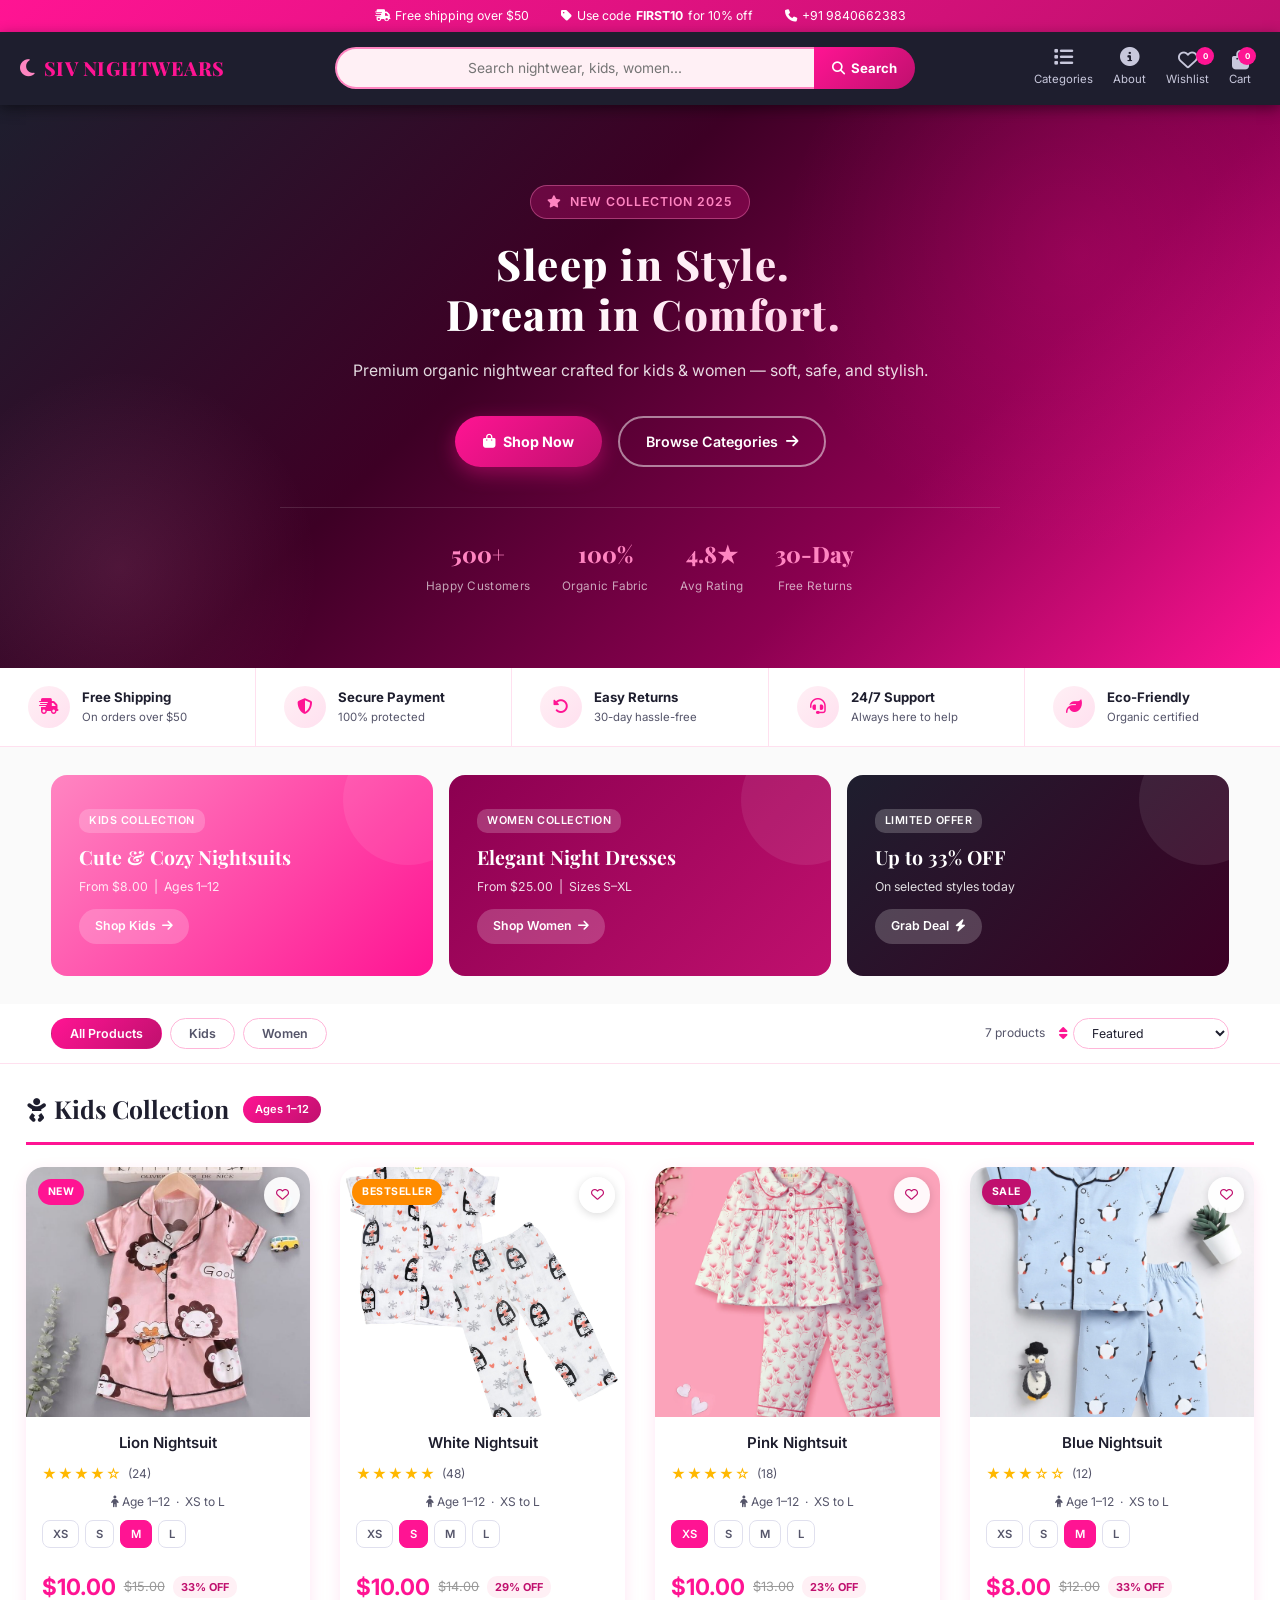
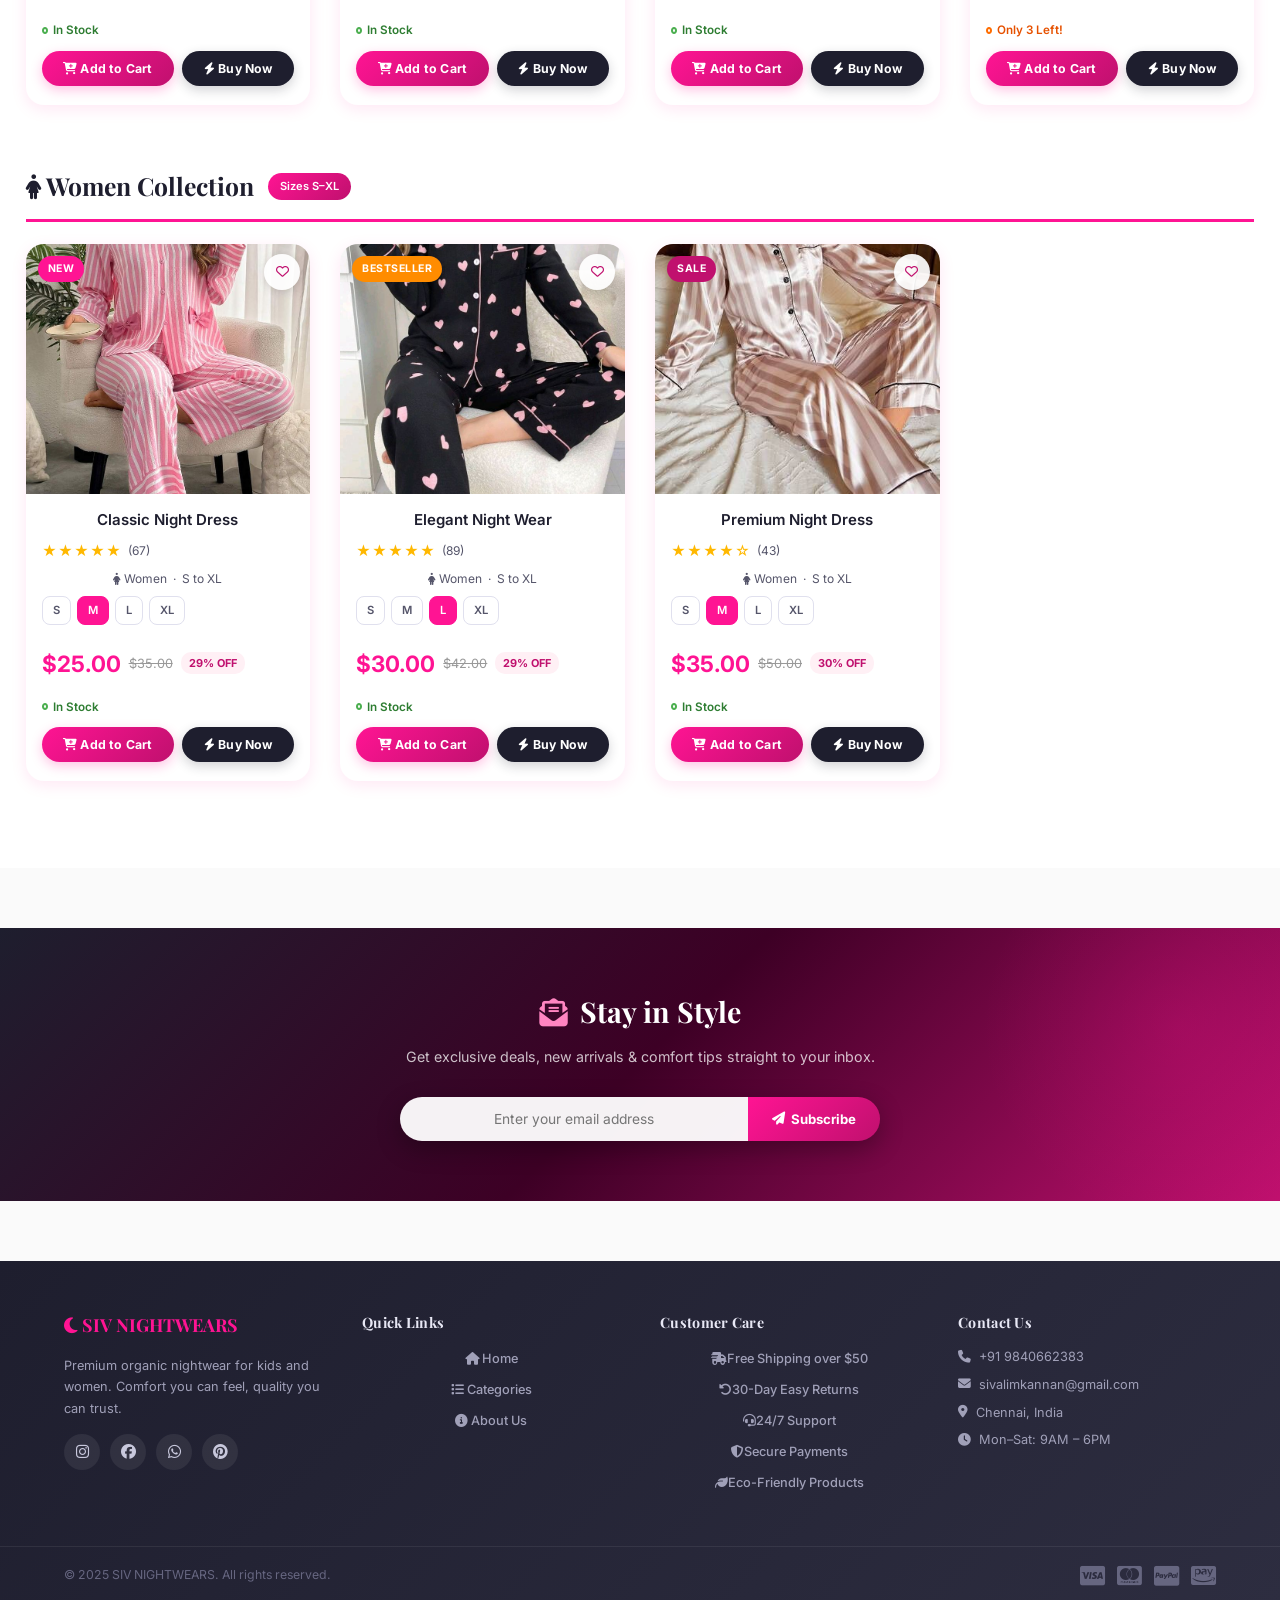
<file: index.html>
<!DOCTYPE html>
<html lang="en">
<head>
    <meta charset="UTF-8">
    <meta name="viewport" content="width=device-width, initial-scale=1.0">
    <meta name="description" content="SIV Nightwears - Premium organic nightwear for kids and women. Comfort meets style.">
    <title>SIV NIGHTWEARS | Premium Nightwear for Kids & Women</title>
    <link rel="preconnect" href="https://fonts.googleapis.com">
    <link rel="preconnect" href="https://fonts.gstatic.com" crossorigin>
    <link href="https://fonts.googleapis.com/css2?family=Playfair+Display:ital,wght@0,600;0,700;0,800;1,700&family=Inter:wght@300;400;500;600;700&display=swap" rel="stylesheet">
    <link rel="stylesheet" href="style.css">
    <link rel="stylesheet" href="https://cdnjs.cloudflare.com/ajax/libs/font-awesome/6.5.0/css/all.min.css" crossorigin="anonymous" />
</head>
<body>

<!-- ===== SITE HEADER ===== -->
<header class="site-header">
    <div class="top-bar">
        <span><i class="fa-solid fa-truck-fast"></i> Free shipping over $50</span>
        <span><i class="fa-solid fa-tag"></i> Use code <strong>FIRST10</strong> for 10% off</span>
        <span><i class="fa-solid fa-phone"></i> +91 9840662383</span>
    </div>
    <nav class="main-nav">
        <a href="index.html" class="nav-brand">
            <i class="fa-solid fa-moon"></i> SIV NIGHTWEARS
        </a>
        <div class="nav-search-bar">
            <input type="text" id="navSearchInput" placeholder="Search nightwear, kids, women...">
            <button id="navSearchBtn" class="search-submit-btn">
                <i class="fa-solid fa-magnifying-glass"></i> Search
            </button>
        </div>
        <div class="nav-actions">
            <button class="nav-icon-btn search-toggle-btn" id="searchToggle">
                <i class="fa-solid fa-magnifying-glass"></i><span>Search</span>
            </button>
            <a href="categories.html" class="nav-icon-btn">
                <i class="fa-solid fa-list"></i><span>Categories</span>
            </a>
            <a href="about.html" class="nav-icon-btn">
                <i class="fa-solid fa-circle-info"></i><span>About</span>
            </a>
            <button class="nav-icon-btn" onclick="toggleWishlistPanel()">
                <i class="fa-regular fa-heart"></i><span>Wishlist</span>
                <span class="cart-badge" id="wishlist-count">0</span>
            </button>
            <button class="nav-icon-btn cart-nav-btn" onclick="toggleCart()">
                <i class="fa-solid fa-bag-shopping"></i><span>Cart</span>
                <span class="cart-badge" id="cart-count">0</span>
            </button>
            <button class="hamburger" id="hamburger"><span></span><span></span><span></span></button>
        </div>
    </nav>
    <div class="mobile-search-bar" id="mobile-search-bar">
        <input type="text" id="mobileSearchInput" placeholder="Search nightwear...">
        <button id="mobileSearchBtn"><i class="fa-solid fa-magnifying-glass"></i> Search</button>
    </div>
    <div class="mobile-menu" id="nav-menu">
        <ul>
            <li><a href="index.html"><i class="fa-solid fa-house"></i> Home</a></li>
            <li><a href="categories.html"><i class="fa-solid fa-list"></i> Categories</a></li>
            <li><a href="about.html"><i class="fa-solid fa-circle-info"></i> About Us</a></li>
            <li onclick="toggleCart()"><i class="fa-solid fa-bag-shopping"></i> My Cart</li>
        </ul>
    </div>
</header>

<!-- ===== HERO SECTION ===== -->
<section class="hero-section">
    <div class="hero-content">
        <span class="hero-eyebrow"><i class="fa-solid fa-star"></i> New Collection 2025</span>
        <h1>Sleep in Style.<br>Dream in Comfort.</h1>
        <p>Premium organic nightwear crafted for kids &amp; women — soft, safe, and stylish.</p>
        <div class="hero-cta">
            <a href="#products" class="btn-primary"><i class="fa-solid fa-bag-shopping"></i> Shop Now</a>
            <a href="categories.html" class="btn-outline">Browse Categories <i class="fa-solid fa-arrow-right"></i></a>
        </div>
        <div class="hero-stats">
            <div class="hero-stat"><strong>500+</strong><span>Happy Customers</span></div>
            <div class="hero-stat"><strong>100%</strong><span>Organic Fabric</span></div>
            <div class="hero-stat"><strong>4.8★</strong><span>Avg Rating</span></div>
            <div class="hero-stat"><strong>30-Day</strong><span>Free Returns</span></div>
        </div>
    </div>
    <div class="hero-overlay"></div>
</section>

<!-- ===== TRUST BADGES ===== -->
<section class="trust-strip">
    <div class="trust-item">
        <div class="trust-icon"><i class="fa-solid fa-truck-fast"></i></div>
        <div class="trust-text"><strong>Free Shipping</strong><span>On orders over $50</span></div>
    </div>
    <div class="trust-item">
        <div class="trust-icon"><i class="fa-solid fa-shield-halved"></i></div>
        <div class="trust-text"><strong>Secure Payment</strong><span>100% protected</span></div>
    </div>
    <div class="trust-item">
        <div class="trust-icon"><i class="fa-solid fa-rotate-left"></i></div>
        <div class="trust-text"><strong>Easy Returns</strong><span>30-day hassle-free</span></div>
    </div>
    <div class="trust-item">
        <div class="trust-icon"><i class="fa-solid fa-headset"></i></div>
        <div class="trust-text"><strong>24/7 Support</strong><span>Always here to help</span></div>
    </div>
    <div class="trust-item">
        <div class="trust-icon"><i class="fa-solid fa-leaf"></i></div>
        <div class="trust-text"><strong>Eco-Friendly</strong><span>Organic certified</span></div>
    </div>
</section>

<!-- ===== PROMO BANNER ===== -->
<section class="promo-banner">
    <div class="promo-card promo-kids">
        <div class="promo-text">
            <span class="promo-tag">Kids Collection</span>
            <h3>Cute &amp; Cozy Nightsuits</h3>
            <p>From $8.00 &nbsp;|&nbsp; Ages 1–12</p>
            <a href="#kids-section" class="promo-link">Shop Kids <i class="fa-solid fa-arrow-right"></i></a>
        </div>
    </div>
    <div class="promo-card promo-women">
        <div class="promo-text">
            <span class="promo-tag">Women Collection</span>
            <h3>Elegant Night Dresses</h3>
            <p>From $25.00 &nbsp;|&nbsp; Sizes S–XL</p>
            <a href="#women-section" class="promo-link">Shop Women <i class="fa-solid fa-arrow-right"></i></a>
        </div>
    </div>
    <div class="promo-card promo-offer">
        <div class="promo-text">
            <span class="promo-tag">Limited Offer</span>
            <h3>Up to 33% OFF</h3>
            <p>On selected styles today</p>
            <a href="#products" class="promo-link">Grab Deal <i class="fa-solid fa-bolt"></i></a>
        </div>
    </div>
</section>

<!-- ===== FILTER & SORT BAR ===== -->
<section class="filter-bar-section" id="products">
    <div class="filter-bar">
        <div class="filter-pills">
            <button class="filter-pill active" data-filter="all">All Products</button>
            <button class="filter-pill" data-filter="kids">Kids</button>
            <button class="filter-pill" data-filter="women">Women</button>
        </div>
        <div class="filter-right">
            <span class="product-count" id="product-count">7 products</span>
            <div class="sort-wrap">
                <label><i class="fa-solid fa-sort"></i></label>
                <select id="sortSelect">
                    <option value="default">Featured</option>
                    <option value="price-low">Price: Low → High</option>
                    <option value="price-high">Price: High → Low</option>
                    <option value="rating">Highest Rated</option>
                    <option value="name">A → Z</option>
                </select>
            </div>
        </div>
    </div>
</section>

<!-- ===== PRODUCTS ===== -->
<main class="products-container" id="main-products">

    <!-- Kids Section -->
    <div class="category-section" id="kids-section">
        <div class="section-header">
            <h2><i class="fa-solid fa-baby"></i> Kids Collection</h2>
            <span class="section-badge">Ages 1–12</span>
        </div>
        <div class="products-grid" id="kids-products">

            <div class="product-card" data-search="lion nightsuit kids" data-category="kids" data-price="10" data-rating="4">
                <div class="product-image-wrap">
                    <span class="product-badge badge-new">New</span>
                    <button class="wishlist-btn" onclick="toggleWishlist(this, 'Lion Nightsuit')"><i class="fa-regular fa-heart"></i></button>
                    <img src="cubs dress/liondress.jfif.jfif" alt="Lion Nightsuit">
                    <div class="quick-view-overlay"><button onclick="addToCart('Lion Nightsuit',10,'cubs dress/liondress.jfif.jfif')"><i class="fa-solid fa-cart-plus"></i> Quick Add</button></div>
                </div>
                <div class="product-info">
                    <h3>Lion Nightsuit</h3>
                    <div class="product-rating"><span class="stars">★★★★☆</span><span class="review-count">(24)</span></div>
                    <p class="product-meta"><i class="fa-solid fa-child"></i> Age 1–12 &nbsp;·&nbsp; XS to L</p>
                    <div class="size-picker">
                        <span class="size-chip">XS</span><span class="size-chip">S</span>
                        <span class="size-chip active">M</span><span class="size-chip">L</span>
                    </div>
                    <div class="product-pricing">
                        <span class="price">$10.00</span>
                        <span class="original-price">$15.00</span>
                        <span class="discount-tag">33% OFF</span>
                    </div>
                    <p class="stock-status in-stock"><i class="fa-solid fa-circle-dot"></i> In Stock</p>
                    <div class="product-actions">
                        <button class="add-to-cart-btn" onclick="addToCart('Lion Nightsuit',10,'cubs dress/liondress.jfif.jfif')"><i class="fa-solid fa-cart-plus"></i> Add to Cart</button>
                        <button class="buy-now-btn" onclick="buyNow('Lion Nightsuit',10,'cubs dress/liondress.jfif.jfif')"><i class="fa-solid fa-bolt"></i> Buy Now</button>
                    </div>
                </div>
            </div>

            <div class="product-card" data-search="white nightsuit kids" data-category="kids" data-price="10" data-rating="5">
                <div class="product-image-wrap">
                    <span class="product-badge badge-bestseller">Bestseller</span>
                    <button class="wishlist-btn" onclick="toggleWishlist(this, 'White Nightsuit')"><i class="fa-regular fa-heart"></i></button>
                    <img src="cubs dress/whitedress.jpg" alt="White Nightsuit">
                    <div class="quick-view-overlay"><button onclick="addToCart('White Nightsuit',10,'cubs dress/whitedress.jpg')"><i class="fa-solid fa-cart-plus"></i> Quick Add</button></div>
                </div>
                <div class="product-info">
                    <h3>White Nightsuit</h3>
                    <div class="product-rating"><span class="stars">★★★★★</span><span class="review-count">(48)</span></div>
                    <p class="product-meta"><i class="fa-solid fa-child"></i> Age 1–12 &nbsp;·&nbsp; XS to L</p>
                    <div class="size-picker">
                        <span class="size-chip">XS</span><span class="size-chip active">S</span>
                        <span class="size-chip">M</span><span class="size-chip">L</span>
                    </div>
                    <div class="product-pricing">
                        <span class="price">$10.00</span>
                        <span class="original-price">$14.00</span>
                        <span class="discount-tag">29% OFF</span>
                    </div>
                    <p class="stock-status in-stock"><i class="fa-solid fa-circle-dot"></i> In Stock</p>
                    <div class="product-actions">
                        <button class="add-to-cart-btn" onclick="addToCart('White Nightsuit',10,'cubs dress/whitedress.jpg')"><i class="fa-solid fa-cart-plus"></i> Add to Cart</button>
                        <button class="buy-now-btn" onclick="buyNow('White Nightsuit',10,'cubs dress/whitedress.jpg')"><i class="fa-solid fa-bolt"></i> Buy Now</button>
                    </div>
                </div>
            </div>

            <div class="product-card" data-search="pink nightsuit kids" data-category="kids" data-price="10" data-rating="4">
                <div class="product-image-wrap">
                    <button class="wishlist-btn" onclick="toggleWishlist(this, 'Pink Nightsuit')"><i class="fa-regular fa-heart"></i></button>
                    <img src="cubs dress/pinkdress.jpg" alt="Pink Nightsuit">
                    <div class="quick-view-overlay"><button onclick="addToCart('Pink Nightsuit',10,'cubs dress/pinkdress.jpg')"><i class="fa-solid fa-cart-plus"></i> Quick Add</button></div>
                </div>
                <div class="product-info">
                    <h3>Pink Nightsuit</h3>
                    <div class="product-rating"><span class="stars">★★★★☆</span><span class="review-count">(18)</span></div>
                    <p class="product-meta"><i class="fa-solid fa-child"></i> Age 1–12 &nbsp;·&nbsp; XS to L</p>
                    <div class="size-picker">
                        <span class="size-chip active">XS</span><span class="size-chip">S</span>
                        <span class="size-chip">M</span><span class="size-chip">L</span>
                    </div>
                    <div class="product-pricing">
                        <span class="price">$10.00</span>
                        <span class="original-price">$13.00</span>
                        <span class="discount-tag">23% OFF</span>
                    </div>
                    <p class="stock-status in-stock"><i class="fa-solid fa-circle-dot"></i> In Stock</p>
                    <div class="product-actions">
                        <button class="add-to-cart-btn" onclick="addToCart('Pink Nightsuit',10,'cubs dress/pinkdress.jpg')"><i class="fa-solid fa-cart-plus"></i> Add to Cart</button>
                        <button class="buy-now-btn" onclick="buyNow('Pink Nightsuit',10,'cubs dress/pinkdress.jpg')"><i class="fa-solid fa-bolt"></i> Buy Now</button>
                    </div>
                </div>
            </div>

            <div class="product-card" data-search="blue nightsuit kids" data-category="kids" data-price="8" data-rating="3">
                <div class="product-image-wrap">
                    <span class="product-badge badge-sale">Sale</span>
                    <button class="wishlist-btn" onclick="toggleWishlist(this, 'Blue Nightsuit')"><i class="fa-regular fa-heart"></i></button>
                    <img src="cubs dress/bluedress.jpg" alt="Blue Nightsuit">
                    <div class="quick-view-overlay"><button onclick="addToCart('Blue Nightsuit',8,'cubs dress/bluedress.jpg')"><i class="fa-solid fa-cart-plus"></i> Quick Add</button></div>
                </div>
                <div class="product-info">
                    <h3>Blue Nightsuit</h3>
                    <div class="product-rating"><span class="stars">★★★☆☆</span><span class="review-count">(12)</span></div>
                    <p class="product-meta"><i class="fa-solid fa-child"></i> Age 1–12 &nbsp;·&nbsp; XS to L</p>
                    <div class="size-picker">
                        <span class="size-chip">XS</span><span class="size-chip">S</span>
                        <span class="size-chip active">M</span><span class="size-chip">L</span>
                    </div>
                    <div class="product-pricing">
                        <span class="price">$8.00</span>
                        <span class="original-price">$12.00</span>
                        <span class="discount-tag">33% OFF</span>
                    </div>
                    <p class="stock-status low-stock"><i class="fa-solid fa-circle-dot"></i> Only 3 Left!</p>
                    <div class="product-actions">
                        <button class="add-to-cart-btn" onclick="addToCart('Blue Nightsuit',8,'cubs dress/bluedress.jpg')"><i class="fa-solid fa-cart-plus"></i> Add to Cart</button>
                        <button class="buy-now-btn" onclick="buyNow('Blue Nightsuit',8,'cubs dress/bluedress.jpg')"><i class="fa-solid fa-bolt"></i> Buy Now</button>
                    </div>
                </div>
            </div>

        </div>
    </div>

    <!-- Women Section -->
    <div class="category-section" id="women-section">
        <div class="section-header">
            <h2><i class="fa-solid fa-person-dress"></i> Women Collection</h2>
            <span class="section-badge">Sizes S–XL</span>
        </div>
        <div class="products-grid" id="women-products">

            <div class="product-card" data-search="classic night dress women" data-category="women" data-price="25" data-rating="5">
                <div class="product-image-wrap">
                    <span class="product-badge badge-new">New</span>
                    <button class="wishlist-btn" onclick="toggleWishlist(this, 'Classic Night Dress')"><i class="fa-regular fa-heart"></i></button>
                    <img src="cubs dress/girlsnightweardress1.jfif" alt="Classic Night Dress">
                    <div class="quick-view-overlay"><button onclick="addToCart('Classic Night Dress',25,'cubs dress/girlsnightweardress1.jfif')"><i class="fa-solid fa-cart-plus"></i> Quick Add</button></div>
                </div>
                <div class="product-info">
                    <h3>Classic Night Dress</h3>
                    <div class="product-rating"><span class="stars">★★★★★</span><span class="review-count">(67)</span></div>
                    <p class="product-meta"><i class="fa-solid fa-person-dress"></i> Women &nbsp;·&nbsp; S to XL</p>
                    <div class="size-picker">
                        <span class="size-chip">S</span><span class="size-chip active">M</span>
                        <span class="size-chip">L</span><span class="size-chip">XL</span>
                    </div>
                    <div class="product-pricing">
                        <span class="price">$25.00</span>
                        <span class="original-price">$35.00</span>
                        <span class="discount-tag">29% OFF</span>
                    </div>
                    <p class="stock-status in-stock"><i class="fa-solid fa-circle-dot"></i> In Stock</p>
                    <div class="product-actions">
                        <button class="add-to-cart-btn" onclick="addToCart('Classic Night Dress',25,'cubs dress/girlsnightweardress1.jfif')"><i class="fa-solid fa-cart-plus"></i> Add to Cart</button>
                        <button class="buy-now-btn" onclick="buyNow('Classic Night Dress',25,'cubs dress/girlsnightweardress1.jfif')"><i class="fa-solid fa-bolt"></i> Buy Now</button>
                    </div>
                </div>
            </div>

            <div class="product-card" data-search="elegant night wear women" data-category="women" data-price="30" data-rating="5">
                <div class="product-image-wrap">
                    <span class="product-badge badge-bestseller">Bestseller</span>
                    <button class="wishlist-btn" onclick="toggleWishlist(this, 'Elegant Night Wear')"><i class="fa-regular fa-heart"></i></button>
                    <img src="cubs dress/girlsnightweardress2.jfif" alt="Elegant Night Wear">
                    <div class="quick-view-overlay"><button onclick="addToCart('Elegant Night Wear',30,'cubs dress/girlsnightweardress2.jfif')"><i class="fa-solid fa-cart-plus"></i> Quick Add</button></div>
                </div>
                <div class="product-info">
                    <h3>Elegant Night Wear</h3>
                    <div class="product-rating"><span class="stars">★★★★★</span><span class="review-count">(89)</span></div>
                    <p class="product-meta"><i class="fa-solid fa-person-dress"></i> Women &nbsp;·&nbsp; S to XL</p>
                    <div class="size-picker">
                        <span class="size-chip">S</span><span class="size-chip">M</span>
                        <span class="size-chip active">L</span><span class="size-chip">XL</span>
                    </div>
                    <div class="product-pricing">
                        <span class="price">$30.00</span>
                        <span class="original-price">$42.00</span>
                        <span class="discount-tag">29% OFF</span>
                    </div>
                    <p class="stock-status in-stock"><i class="fa-solid fa-circle-dot"></i> In Stock</p>
                    <div class="product-actions">
                        <button class="add-to-cart-btn" onclick="addToCart('Elegant Night Wear',30,'cubs dress/girlsnightweardress2.jfif')"><i class="fa-solid fa-cart-plus"></i> Add to Cart</button>
                        <button class="buy-now-btn" onclick="buyNow('Elegant Night Wear',30,'cubs dress/girlsnightweardress2.jfif')"><i class="fa-solid fa-bolt"></i> Buy Now</button>
                    </div>
                </div>
            </div>

            <div class="product-card" data-search="premium night dress women" data-category="women" data-price="35" data-rating="4">
                <div class="product-image-wrap">
                    <span class="product-badge badge-sale">Sale</span>
                    <button class="wishlist-btn" onclick="toggleWishlist(this, 'Premium Night Dress')"><i class="fa-regular fa-heart"></i></button>
                    <img src="cubs dress/girlsnightweardress3.jfif" alt="Premium Night Dress">
                    <div class="quick-view-overlay"><button onclick="addToCart('Premium Night Dress',35,'cubs dress/girlsnightweardress3.jfif')"><i class="fa-solid fa-cart-plus"></i> Quick Add</button></div>
                </div>
                <div class="product-info">
                    <h3>Premium Night Dress</h3>
                    <div class="product-rating"><span class="stars">★★★★☆</span><span class="review-count">(43)</span></div>
                    <p class="product-meta"><i class="fa-solid fa-person-dress"></i> Women &nbsp;·&nbsp; S to XL</p>
                    <div class="size-picker">
                        <span class="size-chip">S</span><span class="size-chip active">M</span>
                        <span class="size-chip">L</span><span class="size-chip">XL</span>
                    </div>
                    <div class="product-pricing">
                        <span class="price">$35.00</span>
                        <span class="original-price">$50.00</span>
                        <span class="discount-tag">30% OFF</span>
                    </div>
                    <p class="stock-status in-stock"><i class="fa-solid fa-circle-dot"></i> In Stock</p>
                    <div class="product-actions">
                        <button class="add-to-cart-btn" onclick="addToCart('Premium Night Dress',35,'cubs dress/girlsnightweardress3.jfif')"><i class="fa-solid fa-cart-plus"></i> Add to Cart</button>
                        <button class="buy-now-btn" onclick="buyNow('Premium Night Dress',35,'cubs dress/girlsnightweardress3.jfif')"><i class="fa-solid fa-bolt"></i> Buy Now</button>
                    </div>
                </div>
            </div>

        </div>
    </div>

    <div id="no-results" class="no-results" style="display:none;">
        <i class="fa-solid fa-magnifying-glass"></i>
        <h3>No products found</h3>
        <p>Try a different keyword or browse all products</p>
        <button class="btn-primary" onclick="clearSearch()">Show All Products</button>
    </div>
</main>

<!-- ===== NEWSLETTER ===== -->
<section class="newsletter-section">
    <div class="newsletter-inner">
        <div class="newsletter-text">
            <h2><i class="fa-solid fa-envelope-open-text"></i> Stay in Style</h2>
            <p>Get exclusive deals, new arrivals &amp; comfort tips straight to your inbox.</p>
        </div>
        <form class="newsletter-form" onsubmit="subscribeNewsletter(event)">
            <input type="email" placeholder="Enter your email address" required>
            <button type="submit"><i class="fa-solid fa-paper-plane"></i> Subscribe</button>
        </form>
    </div>
</section>

<!-- ===== FOOTER ===== -->
<footer class="site-footer">
    <div class="footer-content">
        <div class="footer-col">
            <h3><i class="fa-solid fa-moon"></i> SIV NIGHTWEARS</h3>
            <p>Premium organic nightwear for kids and women. Comfort you can feel, quality you can trust.</p>
            <div class="footer-social">
                <a href="#" title="Instagram"><i class="fa-brands fa-instagram"></i></a>
                <a href="#" title="Facebook"><i class="fa-brands fa-facebook"></i></a>
                <a href="#" title="WhatsApp"><i class="fa-brands fa-whatsapp"></i></a>
                <a href="#" title="Pinterest"><i class="fa-brands fa-pinterest"></i></a>
            </div>
        </div>
        <div class="footer-col">
            <h4>Quick Links</h4>
            <ul>
                <li><a href="index.html"><i class="fa-solid fa-house"></i> Home</a></li>
                <li><a href="categories.html"><i class="fa-solid fa-list"></i> Categories</a></li>
                <li><a href="about.html"><i class="fa-solid fa-circle-info"></i> About Us</a></li>
            </ul>
        </div>
        <div class="footer-col">
            <h4>Customer Care</h4>
            <ul>
                <li><i class="fa-solid fa-truck-fast"></i> Free Shipping over $50</li>
                <li><i class="fa-solid fa-rotate-left"></i> 30-Day Easy Returns</li>
                <li><i class="fa-solid fa-headset"></i> 24/7 Support</li>
                <li><i class="fa-solid fa-shield-halved"></i> Secure Payments</li>
                <li><i class="fa-solid fa-leaf"></i> Eco-Friendly Products</li>
            </ul>
        </div>
        <div class="footer-col">
            <h4>Contact Us</h4>
            <p><i class="fa-solid fa-phone"></i> +91 9840662383</p>
            <p><i class="fa-solid fa-envelope"></i> sivalimkannan@gmail.com</p>
            <p><i class="fa-solid fa-location-dot"></i> Chennai, India</p>
            <p><i class="fa-solid fa-clock"></i> Mon–Sat: 9AM – 6PM</p>
        </div>
    </div>
    <div class="footer-bottom">
        <p>&copy; 2025 SIV NIGHTWEARS. All rights reserved.</p>
        <div class="payment-icons" title="Accepted payments">
            <i class="fa-brands fa-cc-visa"></i>
            <i class="fa-brands fa-cc-mastercard"></i>
            <i class="fa-brands fa-cc-paypal"></i>
            <i class="fa-brands fa-cc-amazon-pay"></i>
        </div>
    </div>
</footer>

<!-- ===== CART MODAL ===== -->
<div id="cart-modal" class="cart-modal">
    <div class="cart-overlay" onclick="toggleCart()"></div>
    <div class="cart-content">
        <div class="cart-header">
            <h2><i class="fa-solid fa-bag-shopping"></i> My Cart</h2>
            <button class="close-btn" onclick="toggleCart()">&times;</button>
        </div>
        <div id="cart-items" class="cart-items">
            <p class="empty-cart"><i class="fa-solid fa-bag-shopping"></i><br>Your cart is empty</p>
        </div>
        <div class="cart-footer">
            <div class="cart-subtotal"><span>Subtotal</span><span>$<span id="total-price">0.00</span></span></div>
            <p class="cart-shipping-note"><i class="fa-solid fa-truck-fast"></i> Free shipping on this order!</p>
            <button class="checkout-btn" onclick="checkout()"><i class="fa-solid fa-lock"></i> Secure Checkout</button>
            <button class="continue-shopping-btn" onclick="toggleCart()">Continue Shopping</button>
        </div>
    </div>
</div>

<!-- ===== SCROLL TO TOP ===== -->
<button class="scroll-top" id="scrollTop" onclick="window.scrollTo({top:0,behavior:'smooth'})" title="Back to top">
    <i class="fa-solid fa-chevron-up"></i>
</button>

<script>
    // ======= Cart =======
    let cart = JSON.parse(localStorage.getItem('siv-cart')) || [];
    let wishlist = JSON.parse(localStorage.getItem('siv-wishlist')) || [];

    function addToCart(name, price, image) {
        const existing = cart.find(i => i.name === name);
        if (existing) { existing.quantity += 1; }
        else { cart.push({ id: Date.now(), name, price, image, quantity: 1 }); }
        localStorage.setItem('siv-cart', JSON.stringify(cart));
        updateCartDisplay();
        showNotification(`<i class="fa-solid fa-check-circle"></i> ${name} added to cart!`, 'success');
    }

    function buyNow(name, price, image) {
        addToCart(name, price, image);
        toggleCart();
    }

    function removeFromCart(id) {
        cart = cart.filter(i => i.id !== id);
        localStorage.setItem('siv-cart', JSON.stringify(cart));
        updateCartDisplay();
    }

    function updateQuantity(id, qty) {
        if (qty <= 0) { removeFromCart(id); return; }
        const item = cart.find(i => i.id === id);
        if (item) { item.quantity = qty; localStorage.setItem('siv-cart', JSON.stringify(cart)); updateCartDisplay(); }
    }

    function updateCartDisplay() {
        const div = document.getElementById('cart-items');
        const badge = document.getElementById('cart-count');
        const total = document.getElementById('total-price');
        let items = 0, price = 0;
        if (!cart.length) {
            div.innerHTML = '<p class="empty-cart"><i class="fa-solid fa-bag-shopping"></i><br>Your cart is empty</p>';
            badge.textContent = '0'; total.textContent = '0.00'; return;
        }
        div.innerHTML = cart.map(item => {
            items += item.quantity; price += item.price * item.quantity;
            return `<div class="cart-item">
                <img src="${item.image}" alt="${item.name}">
                <div class="item-details"><h4>${item.name}</h4><p>$${item.price.toFixed(2)} each</p></div>
                <div class="quantity-control">
                    <button onclick="updateQuantity(${item.id},${item.quantity-1})">−</button>
                    <input type="text" value="${item.quantity}" readonly>
                    <button onclick="updateQuantity(${item.id},${item.quantity+1})">+</button>
                </div>
                <div class="item-total">$${(item.price*item.quantity).toFixed(2)}</div>
                <button class="remove-btn" onclick="removeFromCart(${item.id})"><i class="fa-solid fa-trash"></i></button>
            </div>`;
        }).join('');
        badge.textContent = items; total.textContent = price.toFixed(2);
    }

    function toggleCart() { document.getElementById('cart-modal').classList.toggle('show'); }

    function checkout() {
        if (!cart.length) { alert('Your cart is empty!'); return; }
        alert('🎉 Thank you for your purchase!\nYour order is confirmed. Happy Shopping!');
        cart = []; localStorage.setItem('siv-cart', JSON.stringify(cart));
        updateCartDisplay(); toggleCart();
    }

    // ======= Wishlist =======
    function toggleWishlist(btn, name) {
        const icon = btn.querySelector('i');
        icon.classList.toggle('fa-regular');
        icon.classList.toggle('fa-solid');
        btn.classList.toggle('wishlisted');
        const added = btn.classList.contains('wishlisted');
        if (added && !wishlist.includes(name)) wishlist.push(name);
        else wishlist = wishlist.filter(n => n !== name);
        localStorage.setItem('siv-wishlist', JSON.stringify(wishlist));
        document.getElementById('wishlist-count').textContent = wishlist.length;
        showNotification(added ? `<i class="fa-solid fa-heart"></i> Added to wishlist!`
            : `<i class="fa-regular fa-heart"></i> Removed from wishlist`, added ? 'pink' : '');
    }
    function toggleWishlistPanel() { showNotification(`<i class="fa-solid fa-heart"></i> Wishlist: ${wishlist.length} item(s)`, 'pink'); }

    // ======= Search =======
    function runSearch(q) {
        q = q.trim().toLowerCase();
        const cards = document.querySelectorAll('.product-card');
        let found = 0;
        cards.forEach(card => {
            const match = !q || card.dataset.search.includes(q) || card.textContent.toLowerCase().includes(q);
            card.style.display = match ? '' : 'none';
            if (match) found++;
        });
        document.getElementById('product-count').textContent = found + ' product' + (found !== 1 ? 's' : '');
        document.getElementById('no-results').style.display = (!found && q) ? 'block' : 'none';
    }

    function clearSearch() {
        document.getElementById('navSearchInput').value = '';
        document.getElementById('mobileSearchInput').value = '';
        runSearch('');
    }

    document.getElementById('navSearchInput').addEventListener('input', e => runSearch(e.target.value));
    document.getElementById('navSearchInput').addEventListener('keydown', e => { if (e.key === 'Enter') runSearch(e.target.value); });
    document.getElementById('navSearchBtn').addEventListener('click', () => runSearch(document.getElementById('navSearchInput').value));
    document.getElementById('mobileSearchInput').addEventListener('input', e => { document.getElementById('navSearchInput').value = e.target.value; runSearch(e.target.value); });
    document.getElementById('mobileSearchBtn').addEventListener('click', () => runSearch(document.getElementById('mobileSearchInput').value));
    document.getElementById('searchToggle').addEventListener('click', () => {
        const bar = document.getElementById('mobile-search-bar');
        bar.classList.toggle('show');
        if (bar.classList.contains('show')) document.getElementById('mobileSearchInput').focus();
    });

    // ======= Filter & Sort =======
    document.querySelectorAll('.filter-pill').forEach(pill => {
        pill.addEventListener('click', () => {
            document.querySelectorAll('.filter-pill').forEach(p => p.classList.remove('active'));
            pill.classList.add('active');
            const filter = pill.dataset.filter;
            const cards = document.querySelectorAll('.product-card');
            let count = 0;
            cards.forEach(card => {
                const show = filter === 'all' || card.dataset.category === filter;
                card.style.display = show ? '' : 'none';
                if (show) count++;
            });
            document.getElementById('product-count').textContent = count + ' product' + (count !== 1 ? 's' : '');
        });
    });

    document.getElementById('sortSelect').addEventListener('change', () => {
        const val = document.getElementById('sortSelect').value;
        const grids = document.querySelectorAll('.products-grid');
        grids.forEach(grid => {
            const cards = [...grid.querySelectorAll('.product-card')];
            cards.sort((a, b) => {
                if (val === 'price-low') return parseFloat(a.dataset.price) - parseFloat(b.dataset.price);
                if (val === 'price-high') return parseFloat(b.dataset.price) - parseFloat(a.dataset.price);
                if (val === 'rating') return parseFloat(b.dataset.rating) - parseFloat(a.dataset.rating);
                if (val === 'name') return a.querySelector('h3').textContent.localeCompare(b.querySelector('h3').textContent);
                return 0;
            });
            cards.forEach(c => grid.appendChild(c));
        });
    });

    // ======= Size Chips =======
    document.addEventListener('click', e => {
        if (e.target.classList.contains('size-chip')) {
            const parent = e.target.closest('.size-picker');
            parent.querySelectorAll('.size-chip').forEach(c => c.classList.remove('active'));
            e.target.classList.add('active');
        }
    });

    // ======= Newsletter =======
    function subscribeNewsletter(e) {
        e.preventDefault();
        const email = e.target.querySelector('input').value;
        showNotification(`<i class="fa-solid fa-check-circle"></i> Subscribed! Welcome aboard 🎉`, 'success');
        e.target.reset();
    }

    // ======= Notification =======
    function showNotification(html, type = '') {
        const n = document.createElement('div');
        n.className = 'notification' + (type ? ' notif-' + type : '');
        n.innerHTML = html;
        document.body.appendChild(n);
        setTimeout(() => n.remove(), 2800);
    }

    // ======= Hamburger =======
    document.getElementById('hamburger').addEventListener('click', () => {
        document.getElementById('nav-menu').classList.toggle('open');
        document.getElementById('hamburger').classList.toggle('active');
    });

    // ======= Scroll to Top =======
    window.addEventListener('scroll', () => {
        document.getElementById('scrollTop').style.display = window.scrollY > 300 ? 'flex' : 'none';
    });

    // ======= Init =======
    window.addEventListener('DOMContentLoaded', () => {
        updateCartDisplay();
        document.getElementById('wishlist-count').textContent = wishlist.length;
        document.getElementById('product-count').textContent = document.querySelectorAll('.product-card').length + ' products';
    });
</script>
</body>
</html>
</file>
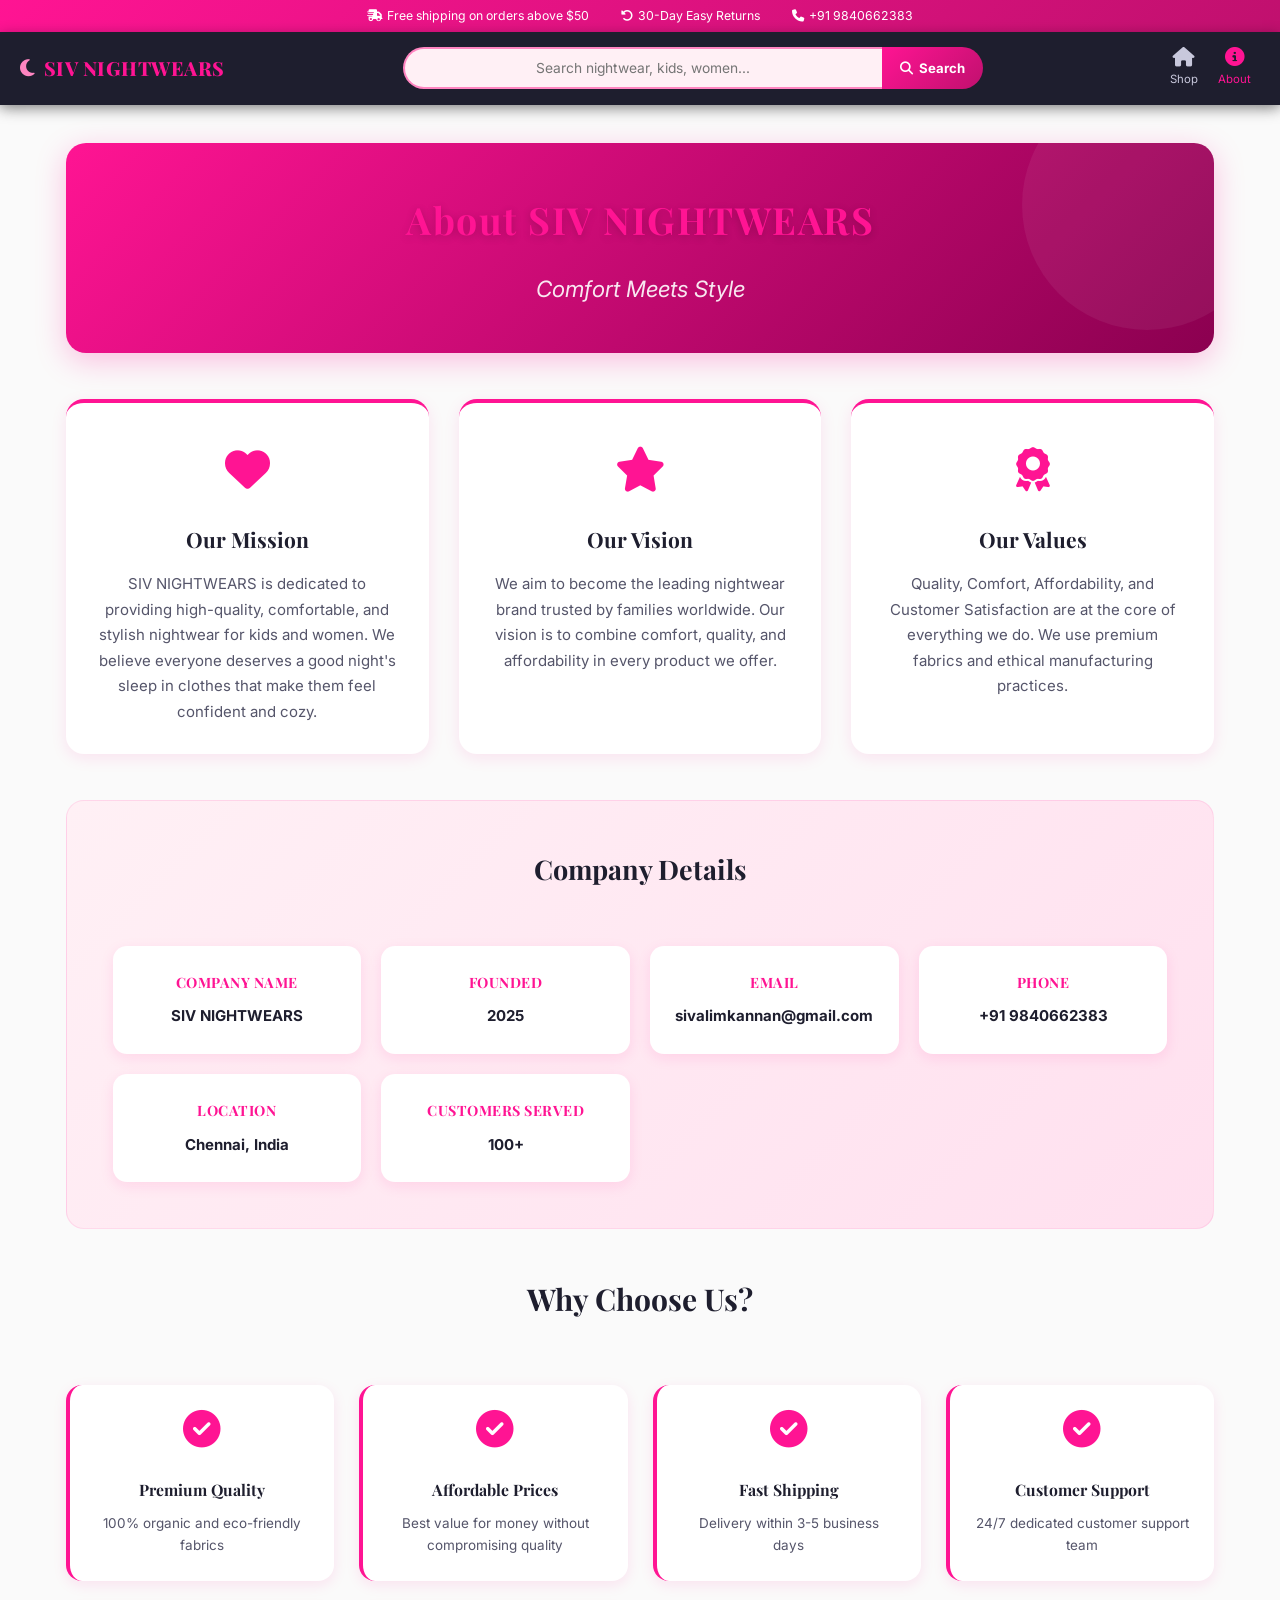
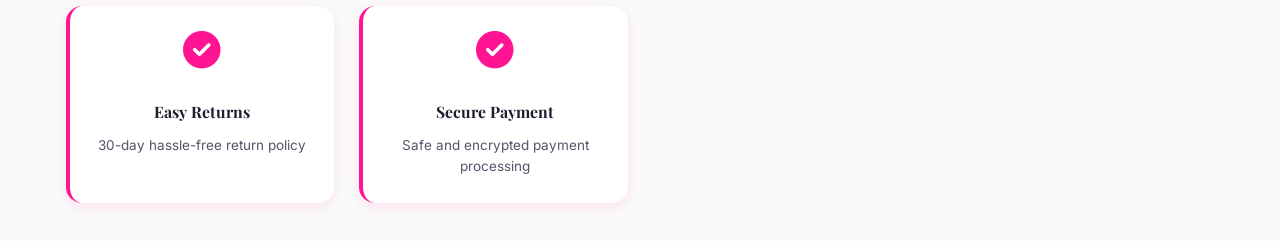
<file: about.html>
<!DOCTYPE html>
<html lang="en">

<head>
    <meta charset="UTF-8">
    <meta name="viewport" content="width=device-width, initial-scale=1.0">
    <title>About Us - SIV NIGHTWEARS</title>
    <link rel="preconnect" href="https://fonts.googleapis.com">
    <link rel="preconnect" href="https://fonts.gstatic.com" crossorigin>
    <link href="https://fonts.googleapis.com/css2?family=Playfair+Display:ital,wght@0,600;0,700;0,800;1,700&family=Inter:wght@300;400;500;600;700&display=swap" rel="stylesheet">
    <link rel="stylesheet" href="style.css">
    <link rel="stylesheet" href="https://cdnjs.cloudflare.com/ajax/libs/font-awesome/6.5.0/css/all.min.css" crossorigin="anonymous" />
</head>

<body>
<header class="site-header">
    <div class="top-bar">
        <span><i class="fa-solid fa-truck-fast"></i> Free shipping on orders above $50</span>
        <span><i class="fa-solid fa-rotate-left"></i> 30-Day Easy Returns</span>
        <span><i class="fa-solid fa-phone"></i> +91 9840662383</span>
    </div>
    <nav class="main-nav">
        <a href="index.html" class="nav-brand">
            <i class="fa-solid fa-moon"></i> SIV NIGHTWEARS
        </a>
        <div class="nav-search-bar">
            <input type="text" placeholder="Search nightwear, kids, women..." disabled>
            <button class="search-submit-btn" onclick="location.href='index.html'">
                <i class="fa-solid fa-magnifying-glass"></i> Search
            </button>
        </div>
        <div class="nav-actions">
            <button class="nav-icon-btn search-toggle-btn" id="searchToggle" title="Search"
                onclick="location.href='index.html'">
                <i class="fa-solid fa-magnifying-glass"></i>
                <span>Search</span>
            </button>
            <a href="index.html" class="nav-icon-btn">
                <i class="fa-solid fa-house"></i>
                <span>Shop</span>
            </a>
            <a href="about.html" class="nav-icon-btn" style="color:#FF1493;">
                <i class="fa-solid fa-circle-info"></i>
                <span>About</span>
            </a>
            <button class="hamburger" id="hamburger" aria-label="Toggle menu">
                <span></span><span></span><span></span>
            </button>
        </div>
    </nav>
    <div class="mobile-menu" id="nav-menu">
        <ul>
            <li><a href="index.html"><i class="fa-solid fa-house"></i> Home</a></li>
            <li><a href="categories.html"><i class="fa-solid fa-list"></i> Categories</a></li>
            <li><a href="about.html"><i class="fa-solid fa-circle-info"></i> About Us</a></li>
        </ul>
    </div>
</header>

    <div class="about-container">
        <div class="about-header">
            <h1>About SIV NIGHTWEARS</h1>
            <p class="tagline">Comfort Meets Style</p>
        </div>

        <div class="about-content">
            <div class="about-section">
                <div class="about-icon">
                    <i class="fa-solid fa-heart"></i>
                </div>
                <h2>Our Mission</h2>
                <p>SIV NIGHTWEARS is dedicated to providing high-quality, comfortable, and stylish nightwear for kids and women. We believe everyone deserves a good night's sleep in clothes that make them feel confident and cozy.</p>
            </div>

            <div class="about-section">
                <div class="about-icon">
                    <i class="fa-solid fa-star"></i>
                </div>
                <h2>Our Vision</h2>
                <p>We aim to become the leading nightwear brand trusted by families worldwide. Our vision is to combine comfort, quality, and affordability in every product we offer.</p>
            </div>

            <div class="about-section">
                <div class="about-icon">
                    <i class="fa-solid fa-award"></i>
                </div>
                <h2>Our Values</h2>
                <p>Quality, Comfort, Affordability, and Customer Satisfaction are at the core of everything we do. We use premium fabrics and ethical manufacturing practices.</p>
            </div>
        </div>

        <div class="company-details">
            <h2>Company Details</h2>
            <div class="details-grid">
                <div class="detail-card">
                    <h3>Company Name</h3>
                    <p>SIV NIGHTWEARS</p>
                </div>
                <div class="detail-card">
                    <h3>Founded</h3>
                    <p>2025</p>
                </div>
                <div class="detail-card">
                    <h3>Email</h3>
                    <p>sivalimkannan@gmail.com</p>
                </div>
                <div class="detail-card">
                    <h3>Phone</h3>
                    <p>+91 9840662383</p>
                </div>
                <div class="detail-card">
                    <h3>Location</h3>
                    <p>Chennai, India</p>
                </div>
                <div class="detail-card">
                    <h3>Customers Served</h3>
                    <p>100+</p>
                </div>
            </div>
        </div>

        <div class="why-choose-us">
            <h2>Why Choose Us?</h2>
            <div class="features">
                <div class="feature">
                    <i class="fa-solid fa-check-circle"></i>
                    <h4>Premium Quality</h4>
                    <p>100% organic and eco-friendly fabrics</p>
                </div>
                <div class="feature">
                    <i class="fa-solid fa-check-circle"></i>
                    <h4>Affordable Prices</h4>
                    <p>Best value for money without compromising quality</p>
                </div>
                <div class="feature">
                    <i class="fa-solid fa-check-circle"></i>
                    <h4>Fast Shipping</h4>
                    <p>Delivery within 3-5 business days</p>
                </div>
                <div class="feature">
                    <i class="fa-solid fa-check-circle"></i>
                    <h4>Customer Support</h4>
                    <p>24/7 dedicated customer support team</p>
                </div>
                <div class="feature">
                    <i class="fa-solid fa-check-circle"></i>
                    <h4>Easy Returns</h4>
                    <p>30-day hassle-free return policy</p>
                </div>
                <div class="feature">
                    <i class="fa-solid fa-check-circle"></i>
                    <h4>Secure Payment</h4>
                    <p>Safe and encrypted payment processing</p>
                </div>
            </div>
        </div>
    </div>

    <script>
        const hamburger = document.getElementById('hamburger');
        const navMenu = document.getElementById('nav-menu');
        hamburger.addEventListener('click', () => {
            navMenu.classList.toggle('open');
            hamburger.classList.toggle('active');
        });
    </script>
</body>

</html>
</file>
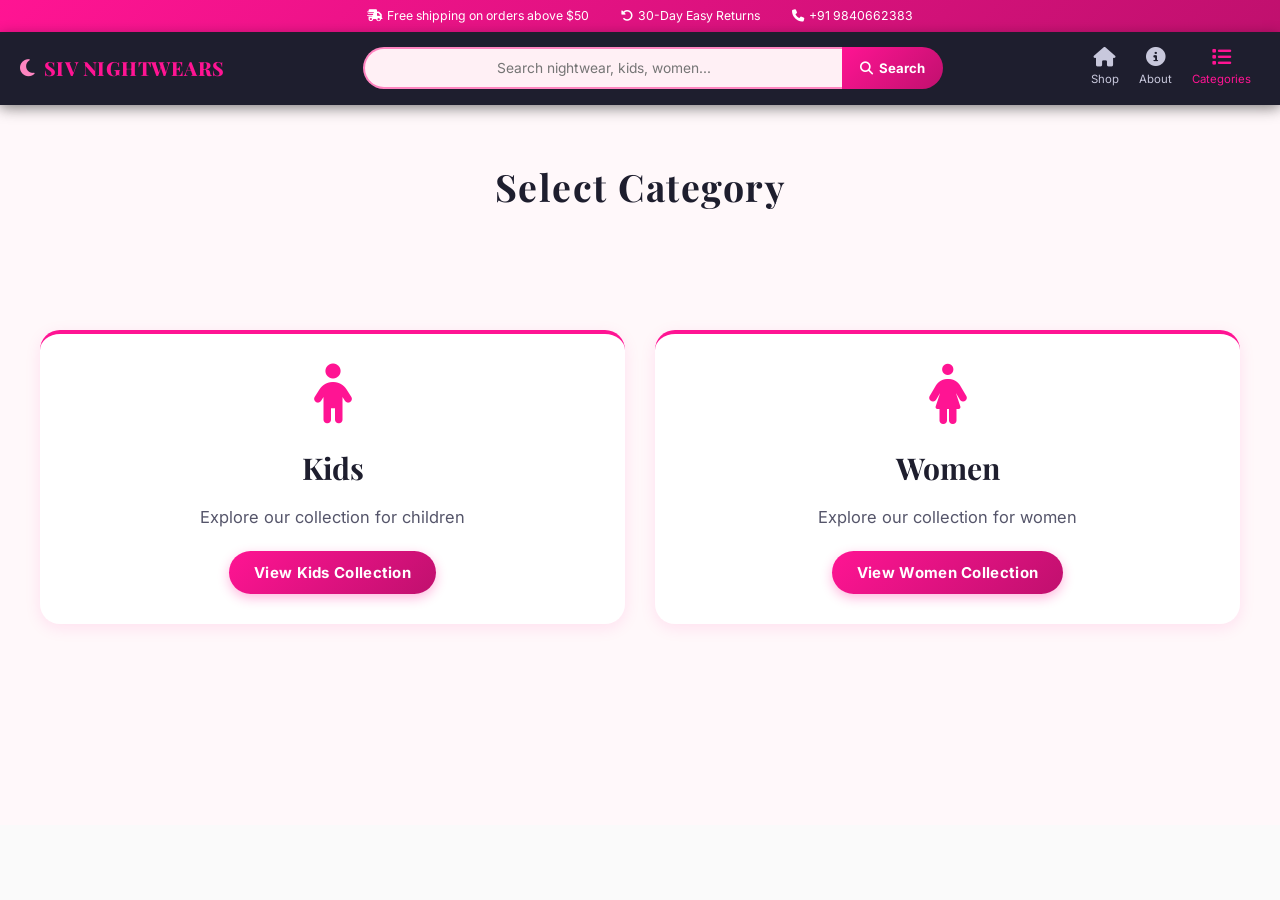
<file: categories.html>
<!DOCTYPE html>
<html lang="en">

<head>
    <meta charset="UTF-8">
    <meta name="viewport" content="width=device-width, initial-scale=1.0">
    <title>Categories - SIV NIGHTWEARS</title>
    <link rel="preconnect" href="https://fonts.googleapis.com">
    <link rel="preconnect" href="https://fonts.gstatic.com" crossorigin>
    <link href="https://fonts.googleapis.com/css2?family=Playfair+Display:ital,wght@0,600;0,700;0,800;1,700&family=Inter:wght@300;400;500;600;700&display=swap" rel="stylesheet">
    <link rel="stylesheet" href="style.css">
    <link rel="stylesheet" href="https://cdnjs.cloudflare.com/ajax/libs/font-awesome/6.5.0/css/all.min.css" crossorigin="anonymous" />
</head>

<body>
<header class="site-header">
    <div class="top-bar">
        <span><i class="fa-solid fa-truck-fast"></i> Free shipping on orders above $50</span>
        <span><i class="fa-solid fa-rotate-left"></i> 30-Day Easy Returns</span>
        <span><i class="fa-solid fa-phone"></i> +91 9840662383</span>
    </div>
    <nav class="main-nav">
        <a href="index.html" class="nav-brand">
            <i class="fa-solid fa-moon"></i> SIV NIGHTWEARS
        </a>
        <div class="nav-search-bar">
            <input type="text" placeholder="Search nightwear, kids, women..." disabled>
            <button class="search-submit-btn" onclick="location.href='index.html'">
                <i class="fa-solid fa-magnifying-glass"></i> Search
            </button>
        </div>
        <div class="nav-actions">
            <button class="nav-icon-btn search-toggle-btn" id="searchToggle" title="Search"
                onclick="location.href='index.html'">
                <i class="fa-solid fa-magnifying-glass"></i>
                <span>Search</span>
            </button>
            <a href="index.html" class="nav-icon-btn">
                <i class="fa-solid fa-house"></i>
                <span>Shop</span>
            </a>
            <a href="about.html" class="nav-icon-btn">
                <i class="fa-solid fa-circle-info"></i>
                <span>About</span>
            </a>
            <a href="categories.html" class="nav-icon-btn" style="color:#FF1493;">
                <i class="fa-solid fa-list"></i>
                <span>Categories</span>
            </a>
            <button class="hamburger" id="hamburger" aria-label="Toggle menu">
                <span></span><span></span><span></span>
            </button>
        </div>
    </nav>
    <div class="mobile-menu" id="nav-menu">
        <ul>
            <li><a href="index.html"><i class="fa-solid fa-house"></i> Home</a></li>
            <li><a href="categories.html"><i class="fa-solid fa-list"></i> Categories</a></li>
            <li><a href="about.html"><i class="fa-solid fa-circle-info"></i> About Us</a></li>
        </ul>
    </div>
</header>

    <div class="categories-container">
        <h1>Select Category</h1>
        
        <div class="categories-grid">
            <div class="category-card" onclick="selectCategory('kids')">
                <i class="fa-solid fa-child"></i>
                <h2>Kids</h2>
                <p>Explore our collection for children</p>
                <button class="category-select-btn">View Kids Collection</button>
            </div>
            
            <div class="category-card" onclick="selectCategory('women')">
                <i class="fa-solid fa-person-dress"></i>
                <h2>Women</h2>
                <p>Explore our collection for women</p>
                <button class="category-select-btn">View Women Collection</button>
            </div>
        </div>
    </div>

    <script>
        const hamburger = document.getElementById('hamburger');
        const navMenu = document.getElementById('nav-menu');
        hamburger.addEventListener('click', () => {
            navMenu.classList.toggle('open');
            hamburger.classList.toggle('active');
        });

        function selectCategory(category) {
            alert('You selected: ' + category.charAt(0).toUpperCase() + category.slice(1));
            // You can add more functionality here, like redirecting to category pages
        }
    </script>
</body>

</html>
</file>
<file: style.css>
/* ============================================================
   SIV NIGHTWEARS — Professional Hot Pink Color Palette
   ============================================================
   --pink-primary:   #FF1493  (Deep Pink / Hot Pink)
   --pink-dark:      #C0106E  (Dark Rose — hover & depth)
   --pink-medium:    #E91E8C  (Mid-tone primary)
   --pink-light:     #FF85C1  (Soft Pink — accents)
   --pink-blush:     #FFF0F5  (Near-white blush — backgrounds)
   --pink-pale:      #FFE0EF  (Pale pink — cards, inputs)
   --dark-charcoal:  #1E1E2E  (Near-black — navbar, footer)
   --dark-surface:   #2D2D40  (Secondary dark surface)
   --text-dark:      #1E1E2E  (Primary body text)
   --text-medium:    #55556A  (Secondary body text)
   --text-light:     #E8E8F5  (Text on dark backgrounds)
   --white:          #FFFFFF
   --shadow-pink:    rgba(255, 20, 147, 0.15)
   ============================================================ */

/* ---- Google Fonts ---- */
@import url('https://fonts.googleapis.com/css2?family=Playfair+Display:wght@600;700;800&family=Inter:wght@300;400;500;600;700&display=swap');

/* ---- CSS Custom Properties ---- */
:root {
    --pink:       #FF1493;
    --pink-dark:  #C0106E;
    --pink-deep:  #8B0050;
    --pink-light: #FF85C1;
    --pink-blush: #FFF0F5;
    --pink-pale:  #FFE0EF;
    --dark:       #1E1E2E;
    --dark-2:     #2D2D40;
    --text:       #1E1E2E;
    --text-mid:   #55556A;
    --text-light: #C8C8DC;
    --white:      #FFFFFF;
    --bg:         #FAFAFA;
    --shadow-pink: rgba(255,20,147,0.14);
}

/* ---- Reset ---- */
* {
    margin: 0;
    padding: 0;
    box-sizing: border-box;
}

html {
    font-size: 15px;
    scroll-behavior: smooth;
    overflow-x: hidden;
}

/* ---- Global font ---- */
body {
    font-family: 'Inter', 'Segoe UI', Arial, sans-serif;
    color: #1E1E2E;
    background-color: #FAFAFA;
    line-height: 1.65;
    -webkit-font-smoothing: antialiased;
    -moz-osx-font-smoothing: grayscale;
    overflow-x: hidden;
    max-width: 100vw;
}

/* ============================================================
   NAVIGATION
   ============================================================ */
nav {
    background-color: #1E1E2E;
    color: #E8E8F5;
    padding: 10px 16px;
    display: flex;
    justify-content: space-between;
    align-items: center;
    box-shadow: 0 2px 12px rgba(0, 0, 0, 0.3);
}

h1 {
    padding-left: 1%;
    color: #FF1493;
    font-size: 1.4em;
    letter-spacing: 1.5px;
    font-family: 'Playfair Display', Georgia, serif;
    font-weight: 700;
}

h2, h3, h4 {
    font-family: 'Playfair Display', Georgia, serif;
    font-weight: 700;
}

li, ul {
    display: flex;
    align-items: center;
    list-style: none;
}

li {
    color: #C8C8DC;
    cursor: pointer;
    margin-right: 10px;
    font-weight: 500;
    font-size: 0.95em;
    font-family: 'Inter', sans-serif;
    transition: color 0.25s ease, background-color 0.25s ease, transform 0.2s ease;
    padding: 4px 8px;
    border-radius: 6px;
}

li:hover {
    color: #FF1493;
    background-color: rgba(255, 20, 147, 0.08);
    transform: translateY(-1px);
}

/* ============================================================
   SEARCH BAR
   ============================================================ */
.searchbar {
    display: flex;
    justify-content: flex-end;
    align-items: center;
    margin: 1.5%;
    border-radius: 10px;
    gap: 8px;
}

.searchbar i {
    color: #C0106E;
    font-size: 1em;
}

input {
    width: 15%;
    height: 36px;
    text-align: center;
    border-radius: 25px;
    background-color: #FFF0F5;
    border: 1.5px solid #FF85C1;
    color: #1E1E2E;
    font-size: 0.9em;
    padding: 0 12px;
    outline: none;
    transition: border-color 0.25s, box-shadow 0.25s;
}

input:focus {
    border-color: #FF1493;
    box-shadow: 0 0 0 3px rgba(255, 20, 147, 0.12);
}

/* Search button */
#searchBtn {
    padding: 8px 20px;
    background-color: #FF1493;
    color: #FFFFFF;
    border: none;
    border-radius: 25px;
    cursor: pointer;
    font-weight: 600;
    font-size: 0.9em;
    font-family: 'Inter', sans-serif;
    transition: background-color 0.25s, transform 0.25s, box-shadow 0.25s;
}

#searchBtn:hover {
    background-color: #C0106E;
    transform: translateY(-2px) scale(1.05);
    box-shadow: 0 6px 16px rgba(192, 16, 110, 0.35);
}

/* ============================================================
   SECTION HEADINGS (index — girlsnightwere / girlsdressheading)
   ============================================================ */
.girlsnightwere {
    display: inline-block;
    background: linear-gradient(135deg, #FF1493 0%, #C0106E 100%);
    width: auto;
    border-radius: 10px;
    color: #FFFFFF;
    margin: 1%;
    padding: 10px 20px;
    font-family: 'Playfair Display', Georgia, serif;
    font-weight: 700;
    font-size: 1em;
    letter-spacing: 0.5px;
    box-shadow: 0 4px 14px rgba(255, 20, 147, 0.25);
    transition: transform 0.3s ease, box-shadow 0.3s ease, background 0.3s ease;
}

.girlsnightwere:hover {
    background: linear-gradient(135deg, #C0106E 0%, #8B0050 100%);
    box-shadow: 0 8px 24px rgba(255, 20, 147, 0.4);
    transform: translateY(-4px) scale(1.04);
}

.girlsdressheading {
    display: inline-block;
    background: linear-gradient(135deg, #FF1493 0%, #C0106E 100%);
    width: auto;
    border-radius: 10px;
    color: #FFFFFF;
    margin: 1%;
    padding: 10px 20px;
    font-family: 'Playfair Display', Georgia, serif;
    font-weight: 700;
    font-size: 1em;
    letter-spacing: 0.5px;
    box-shadow: 0 4px 14px rgba(255, 20, 147, 0.25);
    transition: transform 0.3s ease, box-shadow 0.3s ease, background 0.3s ease;
}

.girlsdressheading:hover {
    background: linear-gradient(135deg, #C0106E 0%, #8B0050 100%);
    box-shadow: 0 8px 24px rgba(255, 20, 147, 0.4);
    transform: translateY(-4px) scale(1.04);
}

/* ============================================================
   PRODUCT GRIDS (index page — cubs / girls)
   ============================================================ */
.cubsdress {
    display: flex;
    justify-content: space-evenly;
    align-items: center;
    padding: 1%;
    text-align: center;
    flex-wrap: wrap;
    gap: 20px;
    background-color: #FFF8FA;
}

.cubsdress > div,
.girlsdress > div {
    flex: 1 1 250px;
    max-width: 340px;
    background: #FFFFFF;
    border-radius: 16px;
    padding: 16px;
    box-shadow: 0 4px 16px rgba(255, 20, 147, 0.1);
    transition: transform 0.35s ease, box-shadow 0.35s ease;
    overflow: hidden;
}

.cubsdress > div:hover,
.girlsdress > div:hover {
    transform: translateY(-8px) scale(1.02);
    box-shadow: 0 14px 34px rgba(255, 20, 147, 0.22);
}


.girlsdress {
    display: flex;
    justify-content: space-evenly;
    align-items: center;
    padding: 1%;
    text-align: center;
    flex-wrap: wrap;
    gap: 20px;
    background-color: #FFF8FA;
}

/* ---- Images ---- */
img {
    max-width: 100%;
    width: 100%;
    height: auto;
    border-radius: 12px;
    object-fit: cover;
    display: block;
    transition: transform 0.4s ease;
}

/* Index product card text */
.cubsdress h3,
.girlsdress h3 {
    color: #1E1E2E;
    margin-top: 10px;
    font-size: 1em;
    font-weight: 700;
}

.cubsdress p,
.girlsdress p {
    color: #55556A;
    font-size: 0.9em;
    margin-top: 4px;
}

.gdress1 {
    color: #FF1493;
}

.gdress3 {
    color: #C0106E;
}

/* ============================================================
   ABOUT & CONTACT
   ============================================================ */
.about {
    text-align: center;
}

.contact {
    text-align: center;
    background: linear-gradient(135deg, #1E1E2E 0%, #2D2D40 100%);
    color: #E8E8F5;
    padding: 2%;
}

.contact h4 {
    color: #FF1493;
    font-size: 1.2em;
    margin-bottom: 8px;
    letter-spacing: 0.5px;
}

.contact p {
    color: #C8C8DC;
    font-size: 0.95em;
    margin: 4px 0;
}

/* ============================================================
   HOME PAGE
   ============================================================ */
.home-container {
    display: flex;
    justify-content: center;
    align-items: center;
    min-height: 60vh;
    background: linear-gradient(135deg, #FF1493 0%, #8B0050 100%);
    padding: 2%;
}

.home-content {
    text-align: center;
    color: white;
    max-width: 500px;
}

.home-content h1 {
    font-size: 2.5em;
    margin-bottom: 1em;
    padding-left: 0;
    text-shadow: 0 2px 8px rgba(0,0,0,0.25);
}

.home-content p {
    font-size: 1.2em;
    margin-bottom: 2em;
    opacity: 0.9;
}

.button-container {
    display: flex;
    gap: 20px;
    justify-content: center;
    flex-wrap: wrap;
}

.home-btn, .categories-btn {
    padding: 15px 30px;
    font-size: 1.1em;
    border: none;
    border-radius: 50px;
    cursor: pointer;
    transition: transform 0.3s ease, box-shadow 0.3s ease, background-color 0.3s ease;
    font-weight: 700;
    font-family: 'Inter', sans-serif;
    display: flex;
    align-items: center;
    gap: 10px;
    letter-spacing: 0.3px;
}

.home-btn {
    background-color: #FFFFFF;
    color: #FF1493;
}

.home-btn:hover {
    background-color: #FFE0EF;
    transform: translateY(-3px) scale(1.05);
    box-shadow: 0 8px 22px rgba(0, 0, 0, 0.2);
}

.categories-btn {
    background-color: #C0106E;
    color: white;
    border: 2px solid rgba(255,255,255,0.3);
}

.categories-btn:hover {
    background-color: #8B0050;
    transform: translateY(-3px) scale(1.05);
    box-shadow: 0 8px 22px rgba(0, 0, 0, 0.2);
}

/* ============================================================
   CATEGORIES PAGE
   ============================================================ */
.categories-container {
    padding: 4% 2%;
    background-color: #FFF8FA;
    min-height: 80vh;
}

.categories-container h1 {
    text-align: center;
    color: #1E1E2E;
    margin-bottom: 3em;
    font-size: 2.5em;
    padding-left: 0;
}

.categories-grid {
    display: grid;
    grid-template-columns: repeat(auto-fit, minmax(300px, 1fr));
    gap: 30px;
    max-width: 1200px;
    margin: 0 auto;
}

.category-card {
    background: white;
    padding: 30px;
    border-radius: 20px;
    text-align: center;
    box-shadow: 0 4px 16px rgba(255, 20, 147, 0.1);
    cursor: pointer;
    transition: all 0.3s ease;
    border-top: 4px solid #FF1493;
}

.category-card:hover {
    transform: translateY(-10px);
    box-shadow: 0 12px 30px rgba(255, 20, 147, 0.2);
}

.category-card i {
    font-size: 4em;
    color: #FF1493;
    margin-bottom: 20px;
}

.category-card h2 {
    font-size: 2em;
    color: #1E1E2E;
    margin-bottom: 10px;
}

.category-card p {
    color: #55556A;
    margin-bottom: 20px;
    font-size: 1.1em;
}

.category-select-btn {
    background: linear-gradient(135deg, #FF1493 0%, #C0106E 100%);
    color: white;
    padding: 12px 25px;
    border: none;
    border-radius: 25px;
    cursor: pointer;
    font-size: 1em;
    font-family: 'Inter', sans-serif;
    font-weight: 700;
    transition: transform 0.3s ease, box-shadow 0.3s ease, background 0.3s ease;
    box-shadow: 0 4px 12px rgba(255, 20, 147, 0.3);
    letter-spacing: 0.3px;
}

.category-select-btn:hover {
    background: linear-gradient(135deg, #C0106E 0%, #8B0050 100%);
    transform: translateY(-3px) scale(1.06);
    box-shadow: 0 8px 22px rgba(255, 20, 147, 0.45);
}

a {
    text-decoration: none;
    color: inherit;
}

/* ============================================================
   WELCOME BANNER
   ============================================================ */
.welcome-banner {
    background: linear-gradient(135deg, #FF1493 0%, #8B0050 100%);
    color: white;
    text-align: center;
    padding: 4% 2%;
    margin-bottom: 3%;
    position: relative;
    overflow: hidden;
}

.welcome-banner::before {
    content: '';
    position: absolute;
    top: -40%;
    right: -10%;
    width: 300px;
    height: 300px;
    background: rgba(255,255,255,0.05);
    border-radius: 50%;
}

.welcome-banner h1 {
    font-size: 2.5em;
    margin-bottom: 0.5em;
    padding-left: 0;
    text-shadow: 0 2px 8px rgba(0,0,0,0.2);
}

.welcome-banner p {
    font-size: 1.2em;
    opacity: 0.9;
}

/* ============================================================
   PRODUCTS CONTAINER
   ============================================================ */
.products-container {
    max-width: 1400px;
    margin: 0 auto;
    padding: 2%;
    background-color: #FFFFFF;
}

.category-section {
    margin-bottom: 5%;
}

.category-section h2 {
    font-size: 2em;
    color: #1E1E2E;
    margin-bottom: 2em;
    border-bottom: 3px solid #FF1493;
    padding-bottom: 1em;
}

/* ============================================================
   PRODUCTS GRID
   ============================================================ */
.products-grid {
    display: grid;
    grid-template-columns: repeat(auto-fill, minmax(250px, 1fr));
    gap: 30px;
    margin-bottom: 40px;
}

.product-card {
    background: white;
    border-radius: 18px;
    overflow: hidden;
    box-shadow: 0 4px 16px rgba(255, 20, 147, 0.1);
    transition: transform 0.35s ease, box-shadow 0.35s ease, border-bottom-color 0.35s ease;
    text-align: center;
    border-bottom: 3px solid transparent;
}

.product-card:hover {
    transform: translateY(-10px) scale(1.02);
    box-shadow: 0 16px 36px rgba(255, 20, 147, 0.22);
    border-bottom-color: #FF1493;
}

.product-card img {
    width: 100%;
    height: 280px;
    object-fit: cover;
    border-radius: 18px 18px 0 0;
    transition: transform 0.4s ease;
}

.product-card:hover img {
    transform: scale(1.07);
}

.product-card h3 {
    font-size: 1.3em;
    color: #1E1E2E;
    margin: 15px 10px 0;
    font-weight: 700;
}

.product-card .age,
.product-card .size {
    color: #55556A;
    font-size: 0.9em;
    margin: 5px 0;
}

.product-card .price {
    color: #FF1493;
    font-size: 1.5em;
    font-weight: bold;
    margin: 10px 0;
}

.add-to-cart-btn {
    background: linear-gradient(135deg, #FF1493 0%, #C0106E 100%);
    color: white;
    border: none;
    padding: 12px 20px;
    border-radius: 25px;
    cursor: pointer;
    margin: 15px 10px;
    font-size: 0.95em;
    font-family: 'Inter', sans-serif;
    font-weight: 700;
    transition: transform 0.3s ease, box-shadow 0.3s ease, background 0.3s ease;
    width: 90%;
    box-shadow: 0 4px 12px rgba(255, 20, 147, 0.25);
    letter-spacing: 0.2px;
}

.add-to-cart-btn:hover {
    background: linear-gradient(135deg, #C0106E 0%, #8B0050 100%);
    transform: translateY(-2px) scale(1.04);
    box-shadow: 0 8px 20px rgba(255, 20, 147, 0.4);
}

/* ============================================================
   CART MODAL
   ============================================================ */
.cart-modal {
    display: none;
    position: fixed;
    z-index: 1000;
    left: 0;
    top: 0;
    width: 100%;
    height: 100%;
    background-color: rgba(30, 30, 46, 0.6);
    backdrop-filter: blur(2px);
}

.cart-modal.show {
    display: block;
}

.cart-content {
    background-color: white;
    position: absolute;
    right: 0;
    top: 0;
    height: 100%;
    width: 100%;
    max-width: 500px;
    box-shadow: -4px 0 20px rgba(255, 20, 147, 0.15);
    display: flex;
    flex-direction: column;
    animation: slideIn 0.3s ease;
}

@keyframes slideIn {
    from { transform: translateX(100%); }
    to   { transform: translateX(0); }
}

.cart-header {
    display: flex;
    justify-content: space-between;
    align-items: center;
    padding: 20px;
    background: linear-gradient(135deg, #FF1493 0%, #C0106E 100%);
    color: white;
}

.cart-header h2 {
    margin: 0;
    font-size: 1.3em;
    letter-spacing: 0.5px;
}

.close-btn {
    background: none;
    border: none;
    color: white;
    font-size: 2em;
    cursor: pointer;
    line-height: 1;
    transition: opacity 0.2s;
}

.close-btn:hover {
    opacity: 0.75;
}

.cart-items {
    flex: 1;
    overflow-y: auto;
    padding: 20px;
}

.empty-cart {
    text-align: center;
    color: #55556A;
    padding: 40px 20px;
    font-size: 1.1em;
}

.cart-item {
    display: flex;
    align-items: center;
    padding: 15px;
    border-bottom: 1px solid #FFE0EF;
    gap: 15px;
}

.cart-item img {
    width: 80px;
    height: 80px;
    border-radius: 10px;
    object-fit: cover;
}

.item-details {
    flex: 1;
    text-align: left;
}

.item-details h4 {
    margin: 0;
    color: #1E1E2E;
    font-weight: 700;
}

.item-details p {
    margin: 5px 0 0;
    color: #FF1493;
    font-weight: bold;
}

.quantity-control {
    display: flex;
    align-items: center;
    gap: 5px;
}

.quantity-control button {
    background: linear-gradient(135deg, #FF1493, #C0106E);
    color: white;
    border: none;
    width: 28px;
    height: 28px;
    border-radius: 8px;
    cursor: pointer;
    font-weight: bold;
    font-size: 1em;
    transition: opacity 0.2s;
}

.quantity-control button:hover {
    opacity: 0.85;
}

.quantity-control input {
    width: 40px;
    text-align: center;
    border: 1.5px solid #FF85C1;
    border-radius: 8px;
    padding: 5px;
    background-color: #FFF0F5;
    color: #1E1E2E;
    height: auto;
}

.item-total {
    font-weight: bold;
    color: #1E1E2E;
    min-width: 60px;
    text-align: right;
}

.remove-btn {
    background: none;
    border: none;
    color: #C0106E;
    cursor: pointer;
    font-size: 1.2em;
    transition: color 0.2s;
}

.remove-btn:hover {
    color: #8B0050;
}

.cart-footer {
    padding: 20px;
    border-top: 2px solid #FFE0EF;
    background-color: #FFF8FA;
}

.cart-total {
    text-align: right;
    font-size: 1.3em;
    margin-bottom: 15px;
    color: #1E1E2E;
}

.cart-total strong {
    color: #FF1493;
}

.checkout-btn {
    width: 100%;
    background: linear-gradient(135deg, #FF1493 0%, #C0106E 100%);
    color: white;
    border: none;
    padding: 15px;
    border-radius: 12px;
    font-size: 1.1em;
    font-family: 'Inter', sans-serif;
    font-weight: 700;
    cursor: pointer;
    transition: transform 0.3s ease, box-shadow 0.3s ease, background 0.3s ease;
    box-shadow: 0 4px 14px rgba(255, 20, 147, 0.3);
    letter-spacing: 0.3px;
}

.checkout-btn:hover {
    background: linear-gradient(135deg, #C0106E 0%, #8B0050 100%);
    transform: translateY(-2px) scale(1.02);
    box-shadow: 0 8px 22px rgba(255, 20, 147, 0.45);
}

/* ============================================================
   CART LINK (in navbar)
   ============================================================ */
.cart-link {
    color: #C8C8DC;
    cursor: pointer;
    font-weight: 600;
    transition: color 0.25s;
}

.cart-link:hover {
    color: #FF1493;
}

/* ============================================================
   NOTIFICATION
   ============================================================ */
.notification {
    position: fixed;
    bottom: 20px;
    right: 20px;
    background: linear-gradient(135deg, #FF1493 0%, #C0106E 100%);
    color: white;
    padding: 14px 24px;
    border-radius: 12px;
    box-shadow: 0 6px 20px rgba(255, 20, 147, 0.35);
    z-index: 999;
    font-weight: 600;
    animation: slideInNotif 0.3s ease;
}

@keyframes slideInNotif {
    from { transform: translateX(400px); }
    to   { transform: translateX(0); }
}

/* ============================================================
   ABOUT PAGE
   ============================================================ */
.about-container {
    max-width: 1200px;
    margin: 0 auto;
    padding: 3% 2%;
}

.about-header {
    text-align: center;
    background: linear-gradient(135deg, #FF1493 0%, #8B0050 100%);
    color: white;
    padding: 4%;
    border-radius: 20px;
    margin-bottom: 4%;
    box-shadow: 0 8px 30px rgba(255, 20, 147, 0.25);
    position: relative;
    overflow: hidden;
}

.about-header::before {
    content: '';
    position: absolute;
    top: -30%;
    right: -5%;
    width: 250px;
    height: 250px;
    background: rgba(255,255,255,0.06);
    border-radius: 50%;
}

.about-header h1 {
    font-size: 2.5em;
    margin-bottom: 0.5em;
    padding-left: 0;
    text-shadow: 0 2px 8px rgba(0,0,0,0.2);
}

.tagline {
    font-size: 1.5em;
    opacity: 0.9;
    font-style: italic;
}

.about-content {
    display: grid;
    grid-template-columns: repeat(auto-fit, minmax(300px, 1fr));
    gap: 30px;
    margin-bottom: 4%;
}

.about-section {
    background: white;
    padding: 30px;
    border-radius: 18px;
    text-align: center;
    box-shadow: 0 4px 16px rgba(255, 20, 147, 0.1);
    transition: all 0.3s ease;
    border-top: 4px solid #FF1493;
}

.about-section:hover {
    transform: translateY(-6px);
    box-shadow: 0 10px 28px rgba(255, 20, 147, 0.18);
}

.about-icon {
    font-size: 3em;
    color: #FF1493;
    margin-bottom: 15px;
}

.about-section h2 {
    color: #1E1E2E;
    margin-bottom: 15px;
    padding-left: 0;
    font-size: 1.4em;
}

.about-section p {
    color: #55556A;
    line-height: 1.7;
}

.company-details {
    background: linear-gradient(135deg, #FFF0F5 0%, #FFE0EF 100%);
    padding: 4%;
    border-radius: 18px;
    margin-bottom: 4%;
    border: 1px solid rgba(255, 20, 147, 0.1);
}

.company-details h2 {
    text-align: center;
    color: #1E1E2E;
    margin-bottom: 2em;
    padding-left: 0;
    font-size: 1.8em;
}

.details-grid {
    display: grid;
    grid-template-columns: repeat(auto-fit, minmax(200px, 1fr));
    gap: 20px;
}

.detail-card {
    background: white;
    padding: 25px;
    border-radius: 14px;
    text-align: center;
    box-shadow: 0 4px 14px rgba(255, 20, 147, 0.1);
    transition: transform 0.25s;
}

.detail-card:hover {
    transform: translateY(-4px);
}

.detail-card h3 {
    color: #FF1493;
    margin-bottom: 10px;
    padding-left: 0;
    font-size: 0.95em;
    text-transform: uppercase;
    letter-spacing: 0.5px;
}

.detail-card p {
    color: #1E1E2E;
    font-weight: 700;
    margin: 0;
    font-size: 1em;
}

.why-choose-us {
    margin-top: 4%;
}

.why-choose-us h2 {
    text-align: center;
    color: #1E1E2E;
    margin-bottom: 2em;
    font-size: 2em;
    padding-left: 0;
}

.features {
    display: grid;
    grid-template-columns: repeat(auto-fit, minmax(250px, 1fr));
    gap: 25px;
}

.feature {
    background: white;
    padding: 25px;
    border-radius: 16px;
    text-align: center;
    box-shadow: 0 4px 14px rgba(255, 20, 147, 0.1);
    transition: all 0.3s ease;
    border-left: 4px solid #FF1493;
}

.feature:hover {
    transform: translateY(-5px);
    box-shadow: 0 10px 26px rgba(255, 20, 147, 0.18);
}

.feature i {
    font-size: 2.5em;
    color: #FF1493;
    margin-bottom: 15px;
}

.feature h4 {
    color: #1E1E2E;
    margin: 15px 0 10px;
    padding-left: 0;
    font-size: 1.05em;
    font-weight: 700;
}

.feature p {
    color: #55556A;
    margin: 0;
    font-size: 0.9em;
    line-height: 1.6;
}

/* ============================================================
   RESPONSIVE — Hamburger Menu
   ============================================================ */
.hamburger {
    display: none;
    flex-direction: column;
    justify-content: center;
    align-items: center;
    gap: 5px;
    background: none;
    border: none;
    cursor: pointer;
    padding: 6px;
    z-index: 200;
}

.hamburger span {
    display: block;
    width: 25px;
    height: 3px;
    background-color: #C8C8DC;
    border-radius: 3px;
    transition: all 0.3s ease;
}

/* Animate hamburger → X */
.hamburger.active span:nth-child(1) {
    transform: translateY(8px) rotate(45deg);
    background-color: #FF1493;
}
.hamburger.active span:nth-child(2) {
    opacity: 0;
}
.hamburger.active span:nth-child(3) {
    transform: translateY(-8px) rotate(-45deg);
    background-color: #FF1493;
}

/* ============================================================
   BASE RESPONSIVE FIXES
   ============================================================ */
input[type="text"], input:not([type]) {
    box-sizing: border-box;
}

/* ============================================================
   TABLET  ≤ 768px
   ============================================================ */
@media (max-width: 768px) {

    nav {
        flex-wrap: wrap;
        position: relative;
    }

    .hamburger {
        display: flex;
    }

    #nav-menu {
        display: none;
        flex-direction: column;
        width: 100%;
        background-color: #2D2D40;
        padding: 10px 0;
        position: absolute;
        top: 100%;
        left: 0;
        z-index: 100;
        box-shadow: 0 6px 20px rgba(0, 0, 0, 0.3);
    }

    #nav-menu.open {
        display: flex;
    }

    #nav-menu li {
        margin: 8px 16px;
        border-bottom: 1px solid rgba(255,255,255,0.05);
        padding-bottom: 8px;
    }

    .searchbar {
        justify-content: center;
        flex-wrap: wrap;
        gap: 8px;
    }

    input {
        width: 60%;
    }

    .cubsdress img,
    .girlsdress img {
        max-width: 220px;
        margin: 0 auto;
    }

    .home-content h1 {
        font-size: 2em;
    }

    .categories-grid {
        grid-template-columns: 1fr;
    }

    .products-grid {
        grid-template-columns: repeat(auto-fill, minmax(200px, 1fr));
        gap: 20px;
    }

    .about-content {
        grid-template-columns: 1fr;
    }

    .details-grid {
        grid-template-columns: repeat(2, 1fr);
    }

    .features {
        grid-template-columns: repeat(2, 1fr);
    }

    .welcome-banner h1 {
        font-size: 1.8em;
    }

    .welcome-banner p {
        font-size: 1em;
    }

    .cart-content {
        max-width: 100%;
    }
}

/* ============================================================
   MOBILE  ≤ 480px
   ============================================================ */
@media (max-width: 480px) {

    nav h1 {
        font-size: 1.1em;
        padding-left: 8px;
    }

    input {
        width: 80%;
    }

    .girlsnightwere,
    .girlsdressheading {
        width: 60%;
        padding: 8px 16px;
        font-size: 0.9em;
    }

    .cubsdress,
    .girlsdress {
        flex-direction: column;
        align-items: center;
    }

    .cubsdress > div,
    .girlsdress > div {
        width: 90%;
        max-width: none;
    }

    .button-container {
        flex-direction: column;
        align-items: center;
    }

    .home-btn, .categories-btn {
        width: 80%;
        justify-content: center;
    }

    .home-content h1 {
        font-size: 1.6em;
    }

    .categories-container h1 {
        font-size: 1.8em;
    }

    .category-card h2 {
        font-size: 1.5em;
    }

    .products-grid {
        grid-template-columns: 1fr;
    }

    .product-card img {
        height: 220px;
    }

    .category-section h2 {
        font-size: 1.5em;
    }

    .about-header h1 {
        font-size: 1.8em;
    }

    .tagline {
        font-size: 1.1em;
    }

    .details-grid {
        grid-template-columns: 1fr;
    }

    .features {
        grid-template-columns: 1fr;
    }

    .why-choose-us h2 {
        font-size: 1.5em;
    }

    .contact {
        font-size: 0.95em;
        padding: 4%;
    }

    .notification {
        right: 10px;
        left: 10px;
        text-align: center;
    }
}

/* ============================================================
   E-COMMERCE — SITE HEADER
   ============================================================ */
.site-header {
    position: sticky;
    top: 0;
    z-index: 1000;
    box-shadow: 0 2px 16px rgba(0,0,0,0.3);
}

/* ---- Top Bar ---- */
.top-bar {
    background: linear-gradient(135deg, #FF1493 0%, #C0106E 100%);
    color: white;
    display: flex;
    justify-content: center;
    align-items: center;
    gap: 32px;
    padding: 6px 16px;
    font-size: 0.78em;
    font-family: 'Inter', sans-serif;
    flex-wrap: wrap;
}
.top-bar span {
    display: flex;
    align-items: center;
    gap: 5px;
}

/* ---- Main Nav ---- */
.main-nav {
    display: flex;
    align-items: center;
    padding: 10px 20px;
    gap: 12px;
    background-color: #1E1E2E;
}

.nav-brand {
    font-family: 'Playfair Display', Georgia, serif;
    font-weight: 800;
    font-size: 1.3em;
    color: #FF1493;
    text-decoration: none;
    white-space: nowrap;
    letter-spacing: 0.5px;
    display: flex;
    align-items: center;
    gap: 8px;
    flex-shrink: 0;
    transition: opacity 0.2s;
}
.nav-brand:hover { opacity: 0.85; }
.nav-brand i { color: #FF85C1; }

/* ---- Centered Search ---- */
.nav-search-bar {
    flex: 1;
    display: flex;
    max-width: 580px;
    margin: 0 auto;
}
.nav-search-bar input {
    flex: 1;
    height: 42px;
    border: 2px solid #FF85C1;
    border-right: none;
    border-radius: 25px 0 0 25px;
    background-color: #FFF0F5;
    color: #1E1E2E;
    font-size: 0.92em;
    font-family: 'Inter', sans-serif;
    padding: 0 16px;
    outline: none;
    width: auto;
    transition: border-color 0.25s;
}
.nav-search-bar input:focus { border-color: #FF1493; }
.search-submit-btn {
    height: 42px;
    padding: 0 18px;
    background: linear-gradient(135deg, #FF1493 0%, #C0106E 100%);
    color: white;
    border: none;
    border-radius: 0 25px 25px 0;
    cursor: pointer;
    font-family: 'Inter', sans-serif;
    font-weight: 700;
    font-size: 0.88em;
    display: flex;
    align-items: center;
    gap: 6px;
    white-space: nowrap;
    transition: background 0.25s, transform 0.2s;
}
.search-submit-btn:hover {
    background: linear-gradient(135deg, #C0106E 0%, #8B0050 100%);
    transform: scale(1.03);
}

/* ---- Nav Action Icons ---- */
.nav-actions {
    display: flex;
    align-items: center;
    gap: 2px;
    flex-shrink: 0;
}
.nav-icon-btn {
    display: flex;
    flex-direction: column;
    align-items: center;
    gap: 2px;
    background: none;
    border: none;
    cursor: pointer;
    color: #C8C8DC;
    font-family: 'Inter', sans-serif;
    font-size: 0.68em;
    padding: 6px 9px;
    border-radius: 8px;
    text-decoration: none;
    transition: color 0.2s, background-color 0.2s, transform 0.2s;
    position: relative;
}
.nav-icon-btn i { font-size: 1.35em; }
.nav-icon-btn:hover {
    color: #FF1493;
    background-color: rgba(255,20,147,0.08);
    transform: translateY(-2px);
}
.cart-badge {
    position: absolute;
    top: 2px;
    right: 4px;
    background: #FF1493;
    color: white;
    font-size: 0.7em;
    font-weight: 700;
    border-radius: 50%;
    min-width: 18px;
    height: 18px;
    display: flex;
    align-items: center;
    justify-content: center;
}
.search-toggle-btn { display: none; }

/* ---- Mobile Search Bar ---- */
.mobile-search-bar {
    display: none;
    align-items: center;
    gap: 0;
    padding: 10px 16px;
    background-color: #2D2D40;
    border-top: 1px solid rgba(255,255,255,0.06);
}
.mobile-search-bar.show { display: flex; }
.mobile-search-bar input {
    flex: 1;
    height: 38px;
    border: 2px solid #FF85C1;
    border-right: none;
    border-radius: 20px 0 0 20px;
    background-color: #FFF0F5;
    color: #1E1E2E;
    padding: 0 14px;
    font-family: 'Inter', sans-serif;
    font-size: 0.88em;
    outline: none;
    width: auto;
}
.mobile-search-bar button {
    height: 38px;
    padding: 0 16px;
    background: linear-gradient(135deg, #FF1493, #C0106E);
    color: white;
    border: none;
    border-radius: 0 20px 20px 0;
    font-family: 'Inter', sans-serif;
    font-weight: 600;
    cursor: pointer;
    font-size: 0.88em;
}

/* ---- Mobile Menu ---- */
.mobile-menu {
    display: none;
    background-color: #2D2D40;
    border-top: 1px solid rgba(255,255,255,0.06);
}
.mobile-menu.open { display: block; }
.mobile-menu ul { flex-direction: column; padding: 6px 0; }
.mobile-menu li {
    padding: 12px 20px;
    border-bottom: 1px solid rgba(255,255,255,0.05);
    font-size: 0.92em;
    color: #C8C8DC;
    cursor: pointer;
    background: none;
    transform: none;
    border-radius: 0;
    margin: 0;
    gap: 10px;
}
.mobile-menu li:hover { color: #FF1493; background-color: rgba(255,20,147,0.06); transform: none; }
.mobile-menu li a { color: inherit; display: flex; align-items: center; gap: 10px; }
.mobile-menu li i { width: 16px; }

/* ---- Section Headers ---- */
.section-header {
    display: flex;
    align-items: center;
    gap: 14px;
    margin-bottom: 1.5em;
    padding-bottom: 0.8em;
    border-bottom: 3px solid #FF1493;
}
.section-header h2 {
    font-size: 1.75em;
    color: #1E1E2E;
    margin: 0;
    border: none;
    padding: 0;
}
.section-badge {
    background: linear-gradient(135deg, #FF1493, #C0106E);
    color: white;
    font-size: 0.72em;
    font-family: 'Inter', sans-serif;
    font-weight: 600;
    padding: 4px 12px;
    border-radius: 20px;
}

/* ---- Product Image Wrap ---- */
.product-image-wrap {
    position: relative;
    overflow: hidden;
    border-radius: 16px 16px 0 0;
}
.product-image-wrap img {
    width: 100%;
    height: 250px;
    object-fit: cover;
    display: block;
    border-radius: 0;
    transition: none;
}

/* ---- Product Badges ---- */
.product-badge {
    position: absolute;
    top: 12px;
    left: 12px;
    font-size: 0.7em;
    font-family: 'Inter', sans-serif;
    font-weight: 700;
    padding: 4px 10px;
    border-radius: 20px;
    letter-spacing: 0.5px;
    text-transform: uppercase;
    z-index: 2;
}
.badge-new { background: #FF1493; color: white; }
.badge-bestseller { background: #FF8C00; color: white; }
.badge-sale { background: #C0106E; color: white; }

/* ---- Wishlist Button ---- */
.wishlist-btn {
    position: absolute;
    top: 10px;
    right: 10px;
    background: rgba(255,255,255,0.92);
    border: none;
    border-radius: 50%;
    width: 36px;
    height: 36px;
    display: flex;
    align-items: center;
    justify-content: center;
    cursor: pointer;
    transition: transform 0.25s, background 0.25s;
    box-shadow: 0 2px 8px rgba(0,0,0,0.14);
    z-index: 2;
}
.wishlist-btn:hover { transform: scale(1.15); background: #FFF0F5; }
.wishlist-btn i { color: #C0106E; font-size: 0.95em; }
.wishlist-btn.wishlisted i { color: #FF1493; }

/* ---- Product Info Panel ---- */
.product-info { padding: 14px 16px 16px; }
.product-info h3 {
    font-size: 1em;
    color: #1E1E2E;
    margin: 0 0 6px;
    font-family: 'Inter', sans-serif;
    font-weight: 600;
}

/* ---- Ratings ---- */
.product-rating {
    display: flex;
    align-items: center;
    gap: 6px;
    margin-bottom: 6px;
}
.stars { color: #FFB800; font-size: 0.9em; letter-spacing: 1px; }
.review-count { color: #55556A; font-size: 0.78em; font-family: 'Inter', sans-serif; }

/* ---- Product Meta ---- */
.product-meta {
    font-size: 0.78em;
    color: #55556A;
    font-family: 'Inter', sans-serif;
    margin-bottom: 8px;
}

/* ---- Pricing ---- */
.product-pricing {
    display: flex;
    align-items: center;
    gap: 8px;
    margin-bottom: 6px;
    flex-wrap: wrap;
}
.price { font-size: 1.3em; font-weight: 800; color: #FF1493; font-family: 'Inter', sans-serif; }
.original-price { font-size: 0.85em; color: #999; text-decoration: line-through; font-family: 'Inter', sans-serif; }
.discount-tag {
    background: #FFF0F5;
    color: #C0106E;
    font-size: 0.72em;
    font-weight: 700;
    padding: 2px 8px;
    border-radius: 10px;
    font-family: 'Inter', sans-serif;
}

/* ---- Stock Status ---- */
.stock-status {
    font-size: 0.75em;
    font-family: 'Inter', sans-serif;
    font-weight: 600;
    margin-bottom: 10px;
    display: flex;
    align-items: center;
    gap: 5px;
}
.in-stock { color: #2E7D32; }
.in-stock i { color: #4CAF50; font-size: 0.55em; }
.low-stock { color: #E65100; }
.low-stock i { color: #FF6D00; font-size: 0.55em; }

/* ---- Product Actions ---- */
.product-actions { display: flex; gap: 8px; flex-wrap: wrap; }

.product-actions .add-to-cart-btn {
    flex: 1.2;
    padding: 10px 6px;
    margin: 0;
    width: auto;
    font-size: 0.82em;
}

.buy-now-btn {
    flex: 1;
    padding: 10px 6px;
    background: #1E1E2E;
    color: white;
    border: none;
    border-radius: 25px;
    cursor: pointer;
    font-size: 0.82em;
    font-family: 'Inter', sans-serif;
    font-weight: 700;
    transition: transform 0.3s ease, box-shadow 0.3s ease, background 0.3s ease;
    box-shadow: 0 4px 12px rgba(30,30,46,0.2);
    letter-spacing: 0.2px;
}
.buy-now-btn:hover {
    background: #FF1493;
    transform: translateY(-2px) scale(1.04);
    box-shadow: 0 6px 16px rgba(255,20,147,0.35);
}

/* ---- No Results ---- */
.no-results {
    text-align: center;
    padding: 60px 20px;
    color: #55556A;
    font-family: 'Inter', sans-serif;
}
.no-results i { font-size: 3em; color: #FF85C1; margin-bottom: 16px; display: block; }
.no-results h3 { font-size: 1.4em; color: #1E1E2E; margin-bottom: 8px; }

/* ---- Banner Tags ---- */
.banner-content { text-align: center; }
.banner-tags {
    display: flex;
    justify-content: center;
    gap: 24px;
    margin-top: 16px;
    flex-wrap: wrap;
}
.banner-tags span {
    font-size: 0.88em;
    font-family: 'Inter', sans-serif;
    display: flex;
    align-items: center;
    gap: 6px;
    opacity: 0.9;
}
.banner-tags i { color: #FFE0EF; }

/* ---- Cart Overlay ---- */
.cart-overlay {
    position: absolute;
    inset: 0;
    background: transparent;
    z-index: 0;
}
.cart-content { z-index: 1; }

/* ---- Professional Footer ---- */
.site-footer {
    background: linear-gradient(135deg, #1E1E2E 0%, #2D2D40 100%);
    color: #C8C8DC;
    margin-top: 60px;
}
.footer-content {
    display: grid;
    grid-template-columns: repeat(auto-fit, minmax(190px, 1fr));
    gap: 40px;
    padding: 50px 5%;
    max-width: 1400px;
    margin: 0 auto;
}
.footer-col h3 {
    font-family: 'Playfair Display', serif;
    color: #FF1493;
    font-size: 1.2em;
    margin-bottom: 14px;
}
.footer-col h4 {
    font-family: 'Playfair Display', serif;
    color: #E8E8F5;
    font-size: 0.95em;
    margin-bottom: 12px;
    letter-spacing: 0.3px;
}
.footer-col > p {
    font-size: 0.85em;
    line-height: 1.7;
    color: #A0A0B8;
    margin-bottom: 6px;
    font-family: 'Inter', sans-serif;
    display: flex;
    align-items: center;
    gap: 8px;
}
.footer-col ul { flex-direction: column; gap: 6px; }
.footer-col ul li {
    font-size: 0.85em;
    color: #A0A0B8;
    font-family: 'Inter', sans-serif;
    cursor: default;
    padding: 2px 0;
    border-radius: 0;
    margin: 0;
    background: none;
    transform: none;
    transition: color 0.2s;
}
.footer-col ul li:hover { color: #FF85C1; background: none; transform: none; }
.footer-col ul li a { color: inherit; }
.footer-social { display: flex; gap: 10px; margin-top: 14px; }
.footer-social a {
    width: 36px;
    height: 36px;
    border-radius: 50%;
    background: rgba(255,255,255,0.07);
    display: flex;
    align-items: center;
    justify-content: center;
    color: #C8C8DC;
    font-size: 1em;
    transition: background 0.2s, color 0.2s, transform 0.2s;
}
.footer-social a:hover { background: #FF1493; color: white; transform: translateY(-3px); }
.footer-bottom {
    display: flex;
    justify-content: space-between;
    align-items: center;
    padding: 18px 5%;
    border-top: 1px solid rgba(255,255,255,0.07);
    font-size: 0.82em;
    font-family: 'Inter', sans-serif;
    color: #666680;
    flex-wrap: wrap;
    gap: 10px;
}
.payment-icons { display: flex; gap: 12px; font-size: 1.8em; color: #666680; }

/* ---- Responsive overrides for e-commerce elements ---- */
@media (max-width: 768px) {
    .top-bar { gap: 14px; font-size: 0.72em; }
    .nav-search-bar { display: none; }
    .search-toggle-btn { display: flex; }
    .nav-brand { font-size: 1.1em; }
    .footer-content { gap: 28px; padding: 36px 5%; }
    .banner-tags { gap: 12px; }
    .section-header h2 { font-size: 1.4em; }
}
@media (max-width: 480px) {
    .top-bar { display: none; }
    .product-actions { flex-direction: column; }
    .product-actions .add-to-cart-btn, .buy-now-btn { flex: none; width: 100%; }
    .footer-bottom { flex-direction: column; text-align: center; }
}

/* ============================================================
   FONT SIZE NORMALIZATION (medium, readable)
   ============================================================ */
html { font-size: 15px; scroll-behavior: smooth; }

body {
    font-family: 'Inter', 'Segoe UI', Arial, sans-serif;
    font-size: 1rem;
    color: var(--text);
    background-color: var(--bg);
    line-height: 1.65;
}

/* Nav icons label */
.nav-icon-btn { font-size: 0.76rem; }
.nav-icon-btn i { font-size: 1.3rem; }

/* Top bar */
.top-bar { font-size: 0.82rem; }

/* Product card text */
.product-info h3 { font-size: 1rem; }
.stars { font-size: 0.95rem; }
.review-count { font-size: 0.8rem; }
.product-meta { font-size: 0.8rem; }
.price { font-size: 1.25rem; }
.original-price { font-size: 0.85rem; }
.discount-tag { font-size: 0.73rem; }
.stock-status { font-size: 0.78rem; }

/* Section headings */
.section-header h2 { font-size: 1.65rem; }
.section-badge { font-size: 0.74rem; }

/* Cart text */
.cart-header h2 { font-size: 1.2rem; }
.item-details h4 { font-size: 0.9rem; }
.item-details p { font-size: 0.82rem; }
.item-total { font-size: 0.9rem; }
.cart-total { font-size: 1.2rem; }

/* ============================================================
   HERO SECTION — rich gradient
   ============================================================ */
.hero-section {
    position: relative;
    background: linear-gradient(135deg, #1E1E2E 0%, #3D0025 40%, #8B0050 70%, #FF1493 100%);
    padding: 80px 5% 70px;
    overflow: hidden;
    text-align: center;
}
.hero-section::before {
    content: '';
    position: absolute;
    width: 600px; height: 600px;
    border-radius: 50%;
    background: radial-gradient(circle, rgba(255,20,147,0.18) 0%, transparent 70%);
    top: -150px; right: -100px;
    pointer-events: none;
}
.hero-section::after {
    content: '';
    position: absolute;
    width: 400px; height: 400px;
    border-radius: 50%;
    background: radial-gradient(circle, rgba(255,133,193,0.12) 0%, transparent 70%);
    bottom: -100px; left: -80px;
    pointer-events: none;
}
.hero-overlay { display: none; }
.hero-content { position: relative; z-index: 1; max-width: 720px; margin: 0 auto; color: white; }
.hero-eyebrow {
    display: inline-flex; align-items: center; gap: 8px;
    background: rgba(255,20,147,0.25);
    border: 1px solid rgba(255,133,193,0.4);
    color: #FF85C1;
    font-size: 0.82rem;
    font-family: 'Inter', sans-serif;
    font-weight: 600;
    padding: 6px 16px;
    border-radius: 20px;
    letter-spacing: 1px;
    text-transform: uppercase;
    margin-bottom: 20px;
}
.hero-content h1 {
    font-family: 'Playfair Display', serif;
    font-size: 2.8rem;
    font-weight: 800;
    line-height: 1.2;
    margin-bottom: 18px;
    background: linear-gradient(135deg, #FFFFFF 40%, #FFB6D9 100%);
    -webkit-background-clip: text;
    -webkit-text-fill-color: transparent;
    background-clip: text;
}
.hero-content p {
    font-size: 1.05rem;
    opacity: 0.85;
    margin-bottom: 32px;
    font-family: 'Inter', sans-serif;
}
.hero-cta { display: flex; gap: 16px; justify-content: center; flex-wrap: wrap; margin-bottom: 40px; }

.btn-primary {
    display: inline-flex; align-items: center; gap: 8px;
    background: linear-gradient(135deg, #FF1493, #C0106E);
    color: white;
    padding: 13px 28px;
    border-radius: 50px;
    font-family: 'Inter', sans-serif;
    font-weight: 700;
    font-size: 0.95rem;
    text-decoration: none;
    border: none; cursor: pointer;
    transition: transform 0.3s, box-shadow 0.3s, background 0.3s;
    box-shadow: 0 6px 20px rgba(255,20,147,0.4);
}
.btn-primary:hover { transform: translateY(-3px) scale(1.05); box-shadow: 0 10px 28px rgba(255,20,147,0.5); }

.btn-outline {
    display: inline-flex; align-items: center; gap: 8px;
    background: transparent;
    color: white;
    padding: 12px 26px;
    border-radius: 50px;
    border: 2px solid rgba(255,255,255,0.5);
    font-family: 'Inter', sans-serif;
    font-weight: 600;
    font-size: 0.95rem;
    text-decoration: none;
    transition: transform 0.3s, background 0.3s, border-color 0.3s;
}
.btn-outline:hover { background: rgba(255,255,255,0.1); border-color: white; transform: translateY(-3px); }

.hero-stats {
    display: flex; justify-content: center; gap: 32px; flex-wrap: wrap;
    border-top: 1px solid rgba(255,255,255,0.12);
    padding-top: 28px;
}
.hero-stat { text-align: center; }
.hero-stat strong { display: block; font-size: 1.5rem; font-weight: 800; color: #FF85C1; font-family: 'Playfair Display', serif; }
.hero-stat span { font-size: 0.78rem; color: rgba(255,255,255,0.65); font-family: 'Inter', sans-serif; letter-spacing: 0.3px; }

/* ============================================================
   TRUST STRIP
   ============================================================ */
.trust-strip {
    display: flex;
    justify-content: center;
    flex-wrap: wrap;
    gap: 0;
    background: white;
    border-bottom: 1px solid #FFE0EF;
    padding: 0;
}
.trust-item {
    display: flex;
    align-items: center;
    gap: 12px;
    padding: 18px 28px;
    border-right: 1px solid #FFE0EF;
    flex: 1;
    min-width: 160px;
    transition: background 0.2s;
}
.trust-item:last-child { border-right: none; }
.trust-item:hover { background: #FFF8FA; }
.trust-icon {
    width: 42px; height: 42px;
    border-radius: 50%;
    background: linear-gradient(135deg, #FFF0F5, #FFE0EF);
    display: flex; align-items: center; justify-content: center;
    flex-shrink: 0;
}
.trust-icon i { color: #FF1493; font-size: 1.05rem; }
.trust-text { line-height: 1.3; }
.trust-text strong { display: block; font-size: 0.88rem; color: #1E1E2E; font-family: 'Inter', sans-serif; font-weight: 700; }
.trust-text span { font-size: 0.76rem; color: #55556A; font-family: 'Inter', sans-serif; }

/* ============================================================
   PROMO BANNER CARDS
   ============================================================ */
.promo-banner {
    display: grid;
    grid-template-columns: repeat(3, 1fr);
    gap: 16px;
    padding: 28px 4%;
    background: var(--bg);
}
.promo-card {
    border-radius: 16px;
    padding: 32px 28px;
    min-height: 160px;
    display: flex;
    align-items: flex-end;
    position: relative;
    overflow: hidden;
    cursor: pointer;
    transition: transform 0.3s, box-shadow 0.3s;
}
.promo-card:hover { transform: translateY(-5px); box-shadow: 0 12px 30px rgba(0,0,0,0.15); }
.promo-kids { background: linear-gradient(135deg, #FF85C1 0%, #FF1493 100%); }
.promo-women { background: linear-gradient(135deg, #8B0050 0%, #C0106E 100%); }
.promo-offer { background: linear-gradient(135deg, #1E1E2E 0%, #3D0025 100%); }
.promo-card::before {
    content: '';
    position: absolute;
    top: -40px; right: -40px;
    width: 130px; height: 130px;
    border-radius: 50%;
    background: rgba(255,255,255,0.08);
}
.promo-text { position: relative; z-index: 1; color: white; }
.promo-tag {
    display: inline-block;
    background: rgba(255,255,255,0.2);
    padding: 3px 10px;
    border-radius: 10px;
    font-size: 0.72rem;
    font-family: 'Inter', sans-serif;
    font-weight: 600;
    letter-spacing: 0.5px;
    text-transform: uppercase;
    margin-bottom: 8px;
}
.promo-text h3 { font-family: 'Playfair Display', serif; font-size: 1.3rem; margin-bottom: 4px; }
.promo-text p { font-size: 0.82rem; opacity: 0.85; margin-bottom: 12px; font-family: 'Inter', sans-serif; }
.promo-link {
    display: inline-flex; align-items: center; gap: 6px;
    background: rgba(255,255,255,0.2);
    color: white;
    padding: 7px 16px;
    border-radius: 20px;
    font-size: 0.82rem;
    font-family: 'Inter', sans-serif;
    font-weight: 600;
    text-decoration: none;
    transition: background 0.2s;
}
.promo-link:hover { background: rgba(255,255,255,0.35); }

/* ============================================================
   FILTER & SORT BAR
   ============================================================ */
.filter-bar-section { background: white; border-bottom: 1px solid #FFE0EF; padding: 0 4%; }
.filter-bar {
    display: flex;
    align-items: center;
    gap: 14px;
    padding: 14px 0;
    flex-wrap: wrap;
}
.filter-pills { display: flex; gap: 8px; }
.filter-pill {
    padding: 7px 18px;
    border-radius: 20px;
    border: 1.5px solid #FFB6D9;
    background: white;
    color: #55556A;
    font-family: 'Inter', sans-serif;
    font-size: 0.83rem;
    font-weight: 600;
    cursor: pointer;
    transition: all 0.25s;
}
.filter-pill.active, .filter-pill:hover { background: linear-gradient(135deg, #FF1493, #C0106E); color: white; border-color: transparent; }
.filter-right { display: flex; align-items: center; gap: 14px; margin-left: auto; }
.product-count { font-size: 0.8rem; color: #55556A; font-family: 'Inter', sans-serif; }
.sort-wrap { display: flex; align-items: center; gap: 6px; }
.sort-wrap label { color: #FF1493; font-size: 0.9rem; }
.sort-wrap select {
    border: 1.5px solid #FFB6D9;
    border-radius: 20px;
    padding: 6px 14px;
    font-family: 'Inter', sans-serif;
    font-size: 0.82rem;
    color: #1E1E2E;
    background: white;
    outline: none;
    cursor: pointer;
    transition: border-color 0.2s;
}
.sort-wrap select:focus { border-color: #FF1493; }

/* ============================================================
   SIZE CHIPS
   ============================================================ */
.size-picker { display: flex; gap: 6px; margin-bottom: 10px; flex-wrap: wrap; }
.size-chip {
    padding: 4px 10px;
    border: 1.5px solid #E0E0EE;
    border-radius: 8px;
    font-size: 0.75rem;
    font-family: 'Inter', sans-serif;
    font-weight: 600;
    color: #55556A;
    cursor: pointer;
    transition: all 0.2s;
    user-select: none;
}
.size-chip:hover { border-color: #FF1493; color: #FF1493; }
.size-chip.active { background: #FF1493; border-color: #FF1493; color: white; }

/* ============================================================
   QUICK VIEW OVERLAY
   ============================================================ */
.quick-view-overlay {
    position: absolute;
    bottom: 0; left: 0; right: 0;
    background: linear-gradient(transparent, rgba(30,30,46,0.85));
    padding: 20px 12px 12px;
    display: flex;
    justify-content: center;
    opacity: 0;
    transition: opacity 0.3s;
}
.product-image-wrap:hover .quick-view-overlay { opacity: 1; }
.quick-view-overlay button {
    background: rgba(255,255,255,0.95);
    color: #FF1493;
    border: none;
    padding: 8px 18px;
    border-radius: 20px;
    font-family: 'Inter', sans-serif;
    font-size: 0.8rem;
    font-weight: 700;
    cursor: pointer;
    display: flex; align-items: center; gap: 6px;
    transition: background 0.2s, transform 0.2s;
}
.quick-view-overlay button:hover { background: white; transform: scale(1.05); }

/* ============================================================
   IMPROVED CART — subtotal row, shipping note, continue btn
   ============================================================ */
.cart-subtotal {
    display: flex;
    justify-content: space-between;
    align-items: center;
    font-family: 'Inter', sans-serif;
    font-size: 1.1rem;
    font-weight: 700;
    color: #1E1E2E;
    margin-bottom: 8px;
}
.cart-subtotal span:last-child { color: #FF1493; font-size: 1.3rem; }
.cart-shipping-note {
    font-size: 0.8rem;
    color: #2E7D32;
    font-family: 'Inter', sans-serif;
    margin-bottom: 14px;
    display: flex; align-items: center; gap: 6px;
}
.continue-shopping-btn {
    width: 100%;
    background: transparent;
    color: #55556A;
    border: 1.5px solid #E0E0EE;
    padding: 11px;
    border-radius: 10px;
    font-family: 'Inter', sans-serif;
    font-size: 0.88rem;
    font-weight: 600;
    cursor: pointer;
    margin-top: 10px;
    transition: all 0.25s;
}
.continue-shopping-btn:hover { border-color: #FF1493; color: #FF1493; }

/* ============================================================
   NEWSLETTER SECTION — rich dark gradient
   ============================================================ */
.newsletter-section {
    background: linear-gradient(135deg, #1E1E2E 0%, #3D0025 50%, #C0106E 100%);
    padding: 60px 5%;
    margin-top: 60px;
    position: relative;
    overflow: hidden;
}
.newsletter-section::before {
    content: '';
    position: absolute;
    width: 400px; height: 400px;
    border-radius: 50%;
    background: radial-gradient(circle, rgba(255,20,147,0.15), transparent 70%);
    top: -100px; right: -100px;
}
.newsletter-inner {
    max-width: 700px;
    margin: 0 auto;
    text-align: center;
    position: relative; z-index: 1;
}
.newsletter-inner h2 {
    font-family: 'Playfair Display', serif;
    font-size: 1.9rem;
    color: white;
    margin-bottom: 10px;
    display: flex; align-items: center; justify-content: center; gap: 12px;
}
.newsletter-inner h2 i { color: #FF85C1; }
.newsletter-inner p { color: rgba(255,255,255,0.75); font-family: 'Inter', sans-serif; font-size: 0.95rem; margin-bottom: 28px; }
.newsletter-form { display: flex; gap: 0; max-width: 480px; margin: 0 auto; border-radius: 50px; overflow: hidden; box-shadow: 0 8px 24px rgba(0,0,0,0.3); }
.newsletter-form input {
    flex: 1;
    padding: 14px 20px;
    border: none;
    font-family: 'Inter', sans-serif;
    font-size: 0.92rem;
    outline: none;
    background: rgba(255,255,255,0.95);
    color: #1E1E2E;
    width: auto;
    height: auto;
    border-radius: 0;
}
.newsletter-form button {
    padding: 14px 24px;
    background: linear-gradient(135deg, #FF1493, #C0106E);
    color: white;
    border: none;
    font-family: 'Inter', sans-serif;
    font-size: 0.88rem;
    font-weight: 700;
    cursor: pointer;
    display: flex; align-items: center; gap: 6px;
    transition: background 0.3s;
    white-space: nowrap;
}
.newsletter-form button:hover { background: linear-gradient(135deg, #C0106E, #8B0050); }

/* ============================================================
   SCROLL TO TOP BUTTON
   ============================================================ */
.scroll-top {
    position: fixed;
    bottom: 28px;
    right: 24px;
    width: 44px; height: 44px;
    border-radius: 50%;
    background: linear-gradient(135deg, #FF1493, #C0106E);
    color: white;
    border: none;
    cursor: pointer;
    display: none;
    align-items: center;
    justify-content: center;
    font-size: 1rem;
    z-index: 500;
    box-shadow: 0 4px 14px rgba(255,20,147,0.4);
    transition: transform 0.3s, box-shadow 0.3s;
}
.scroll-top:hover { transform: translateY(-3px) scale(1.08); box-shadow: 0 8px 20px rgba(255,20,147,0.5); }

/* ============================================================
   NOTIFICATION VARIANTS
   ============================================================ */
.notif-success { background: linear-gradient(135deg, #2E7D32, #43A047); }
.notif-pink { background: linear-gradient(135deg, #FF1493, #C0106E); }

/* ============================================================
   BUTTON (global .btn-primary used in no-results)
   ============================================================ */
button.btn-primary { font-size: 0.9rem; margin-top: 16px; }

/* ============================================================
   RESPONSIVE — new components
   ============================================================ */
@media (max-width: 900px) {
    .promo-banner { grid-template-columns: 1fr 1fr; }
    .promo-offer { display: none; }
}
@media (max-width: 768px) {
    .hero-content h1 { font-size: 2rem; }
    .hero-section { padding: 60px 5% 50px; }
    .hero-stats { gap: 18px; }
    .trust-strip { justify-content: flex-start; }
    .trust-item { min-width: 140px; padding: 14px 16px; }
    .filter-bar { gap: 10px; }
    .filter-right { width: 100%; justify-content: space-between; }
    .newsletter-form { flex-direction: column; border-radius: 16px; }
    .newsletter-form input, .newsletter-form button { border-radius: 0; }
    .newsletter-form button { justify-content: center; }
}
@media (max-width: 600px) {
    .promo-banner { grid-template-columns: 1fr; }
    .promo-offer { display: flex; }
    .hero-stats { gap: 14px; }
    .hero-stat strong { font-size: 1.2rem; }
    .hero-cta { flex-direction: column; align-items: center; }
    .btn-primary, .btn-outline { width: 80%; justify-content: center; }
}

/* ============================================================
   MASTER RESPONSIVE — ALL DEVICES
   Priority: these rules are last  highest specificity wins.
   ============================================================ */

/* ---- Global fluid images (fixes any fixed-px img in old CSS) ---- */
img {
    max-width: 100%;
    height: auto;
    display: block;
}

/* ---- 1400px+ — Wide Desktop ---- */
@media (min-width: 1400px) {
    .main-nav { padding: 12px 5%; }
    .products-container { padding: 2% 3%; }
    .nav-search-bar { max-width: 660px; }
}

/* ---- 1200px — Large Desktop ---- */
@media (max-width: 1200px) {
    .products-grid { grid-template-columns: repeat(3, 1fr); gap: 20px; }
    .footer-content { gap: 30px; }
    .nav-search-bar { max-width: 460px; }
}

/* ---- 992px — Laptop / Tablet Landscape ---- */
@media (max-width: 992px) {
    .hero-content h1 { font-size: 2.1rem; }
    .products-grid { grid-template-columns: repeat(2, 1fr); gap: 18px; }
    .trust-item { min-width: calc(50% - 1px); flex: 0 0 calc(50% - 1px); }
    .trust-item:nth-child(even) { border-right: none; }
    .promo-banner { grid-template-columns: 1fr 1fr; gap: 12px; }
    .promo-offer { display: flex; }
    .footer-content { grid-template-columns: repeat(2, 1fr); gap: 28px; }
    .nav-search-bar { max-width: 360px; }
    .hero-section { padding: 70px 5% 60px; }
}

/* ---- 768px — Tablet Portrait ---- */
@media (max-width: 768px) {
    /* Navigation */
    .nav-search-bar { display: none !important; }
    .search-toggle-btn { display: flex !important; }
    .main-nav { padding: 10px 14px; gap: 8px; }
    .nav-brand { font-size: 1.05rem; }

    /* Hero */
    .hero-section { padding: 50px 5% 40px; }
    .hero-content h1 { font-size: 1.85rem; }
    .hero-content p { font-size: 0.9rem; }
    .hero-eyebrow { font-size: 0.74rem; padding: 5px 14px; }
    .hero-stats { gap: 14px; padding-top: 22px; }
    .hero-stat strong { font-size: 1.2rem; }
    .hero-stat span { font-size: 0.72rem; }

    /* Trust strip — 2 columns */
    .trust-strip { flex-wrap: wrap; }
    .trust-item { min-width: calc(50% - 1px); flex: 0 0 calc(50% - 1px); border-bottom: 1px solid #FFE0EF; }
    .trust-item:nth-child(odd) { border-right: 1px solid #FFE0EF; }
    .trust-item:nth-child(even) { border-right: none; }
    .trust-item:nth-last-child(-n+2) { border-bottom: none; }

    /* Promo — 2 columns */
    .promo-banner { grid-template-columns: 1fr 1fr; gap: 10px; padding: 18px 4%; }
    .promo-card { padding: 24px 20px; min-height: 140px; }
    .promo-text h3 { font-size: 1.1rem; }

    /* Products */
    .products-grid { grid-template-columns: repeat(2, 1fr); gap: 14px; }
    .products-container { padding: 2% 3%; }
    .category-section { margin-bottom: 40px; }
    .section-header h2 { font-size: 1.35rem; }

    /* Filter bar */
    .filter-bar-section { padding: 0 3%; }
    .filter-bar { padding: 10px 0; gap: 8px; }
    .filter-right { margin-left: 0; width: 100%; justify-content: space-between; }
    .product-count { font-size: 0.76rem; }

    /* Cart modal */
    .cart-content { max-width: 100% !important; width: 100% !important; }

    /* Newsletter */
    .newsletter-section { padding: 40px 5%; margin-top: 40px; }
    .newsletter-inner h2 { font-size: 1.5rem; flex-direction: column; gap: 6px; }
    .newsletter-form { flex-direction: column; border-radius: 14px; max-width: 100%; }
    .newsletter-form input { border-radius: 0; height: 48px; }
    .newsletter-form button { border-radius: 0; justify-content: center; padding: 14px; }

    /* Footer */
    .footer-content { grid-template-columns: 1fr 1fr; gap: 24px; padding: 36px 5%; }
    .footer-bottom { flex-wrap: wrap; gap: 10px; }

    /* Welcome banner */
    .welcome-banner { padding: 5% 3%; }
    .welcome-banner h1 { font-size: 1.7rem; }
    .welcome-banner p { font-size: 0.9rem; }
    .banner-tags { gap: 12px; }
    .banner-tags span { font-size: 0.8rem; }

    /* Old cubsdress grid */
    .cubsdress, .girlsdress { gap: 14px; justify-content: center; }
    .cubsdress > div, .girlsdress > div { flex: 0 0 calc(50% - 14px); max-width: 340px; }
}

/* ---- 576px — Large Mobile ---- */
@media (max-width: 576px) {
    html { font-size: 14px; }

    /* Top bar — hide middle promo */
    .top-bar span:nth-child(2) { display: none; }
    .top-bar { gap: 12px; padding: 6px 12px; font-size: 0.76rem; }

    /* Nav — hide text labels under icons */
    .nav-icon-btn > span:not(.cart-badge) { display: none; }
    .nav-icon-btn { padding: 6px 8px; flex-direction: row; }
    .nav-icon-btn i { font-size: 1.2rem; }
    .main-nav { padding: 8px 12px; }
    .nav-brand { font-size: 0.95rem; }

    /* Hero */
    .hero-section { padding: 38px 4% 32px; }
    .hero-content h1 { font-size: 1.55rem; line-height: 1.25; }
    .hero-content p { font-size: 0.86rem; margin-bottom: 22px; }
    .hero-cta { flex-direction: column; align-items: center; gap: 10px; margin-bottom: 28px; }
    .btn-primary, .btn-outline { width: 85%; justify-content: center; padding: 12px 20px; font-size: 0.88rem; }
    .hero-stats { gap: 10px; padding-top: 18px; }
    .hero-stat strong { font-size: 1.05rem; }
    .hero-stat span { font-size: 0.68rem; }

    /* Trust strip — 1 column */
    .trust-strip { flex-direction: column; }
    .trust-item { width: 100%; min-width: 100%; flex: 0 0 100%; border-right: none !important; border-bottom: 1px solid #FFE0EF; }
    .trust-item:last-child { border-bottom: none; }
    .trust-item { padding: 12px 16px; }

    /* Promo — 1 column */
    .promo-banner { grid-template-columns: 1fr; gap: 10px; padding: 16px 3%; }
    .promo-offer { display: flex; }
    .promo-card { padding: 20px 18px; min-height: 120px; }

    /* Products — 2 cols with tighter cards */
    .products-grid { grid-template-columns: repeat(2, 1fr); gap: 10px; }
    .product-image-wrap img { height: 170px !important; }
    .product-info { padding: 10px 10px 12px; }
    .product-info h3 { font-size: 0.88rem; }
    .price { font-size: 1.1rem; }
    .original-price { font-size: 0.78rem; }
    .discount-tag { font-size: 0.68rem; padding: 2px 6px; }
    .review-count { font-size: 0.72rem; }
    .product-meta { font-size: 0.72rem; }
    .stock-status { font-size: 0.72rem; }
    .size-picker { gap: 4px; margin-bottom: 8px; }
    .size-chip { font-size: 0.68rem; padding: 3px 7px; }
    .product-actions { gap: 6px; }
    .product-actions .add-to-cart-btn { font-size: 0.75rem; padding: 8px 4px; }
    .buy-now-btn { font-size: 0.75rem; padding: 8px 4px; }

    /* Section */
    .section-header h2 { font-size: 1.2rem; }
    .section-header { gap: 8px; flex-wrap: wrap; margin-bottom: 1em; }
    .section-badge { font-size: 0.68rem; }

    /* Filter */
    .filter-pill { font-size: 0.76rem; padding: 5px 12px; }
    .sort-wrap select { font-size: 0.76rem; padding: 5px 10px; }

    /* Footer */
    .footer-content { grid-template-columns: 1fr; gap: 22px; padding: 28px 5%; }
    .footer-bottom { flex-direction: column; text-align: center; gap: 10px; }
    .payment-icons { font-size: 1.6rem; gap: 10px; justify-content: center; }
    .footer-col h3 { font-size: 1.1rem; }
    .footer-col h4 { font-size: 0.9rem; }
    .footer-col > p { font-size: 0.8rem; }
    .footer-col ul li { font-size: 0.8rem; }
    .footer-social a { width: 32px; height: 32px; font-size: 0.9rem; }

    /* Cart modal */
    .cart-header h2 { font-size: 1.05rem; }
    .cart-item img { width: 50px; height: 50px; }
    .item-details h4 { font-size: 0.82rem; }

    /* About page */
    .about-container { padding: 4% 4%; }
    .details-grid, .features { grid-template-columns: 1fr !important; }
    .about-content { grid-template-columns: 1fr !important; }

    /* Categories page */
    .categories-grid { grid-template-columns: 1fr !important; }
    .category-card { padding: 22px; }
    .category-card i { font-size: 2.8em; }
    .category-card h2 { font-size: 1.5em; }

    /* Old index product divs */
    .cubsdress, .girlsdress { flex-direction: column; align-items: center; }
    .cubsdress > div, .girlsdress > div { width: 90%; max-width: 320px; }
}

/* ---- 480px — Standard Mobile ---- */
@media (max-width: 480px) {
    html { font-size: 13.5px; }

    /* Top bar fully hidden */
    .top-bar { display: none !important; }

    /* Products — 1 column (centered big card) */
    .products-grid { grid-template-columns: 1fr; max-width: 400px; margin-left: auto; margin-right: auto; gap: 14px; }
    .product-image-wrap img { height: 230px !important; }

    /* Stack cart buttons */
    .product-actions { flex-direction: column; gap: 8px; }
    .product-actions .add-to-cart-btn { flex: none; width: 100%; font-size: 0.88rem; padding: 11px 12px; margin: 0; }
    .buy-now-btn { flex: none; width: 100%; font-size: 0.88rem; padding: 11px 12px; }

    /* Hero */
    .hero-content h1 { font-size: 1.4rem; }
    .hero-eyebrow { font-size: 0.68rem; }

    /* Search bar — tighter */
    .mobile-search-bar { padding: 8px 12px; }
    .mobile-search-bar input { font-size: 0.84rem; }
    .mobile-search-bar button { font-size: 0.84rem; padding: 0 14px; }

    /* Cart total */
    .cart-subtotal { font-size: 1rem; }
    .checkout-btn { font-size: 0.92rem; padding: 13px; }
    .continue-shopping-btn { font-size: 0.82rem; }

    /* Newsletter */
    .newsletter-inner h2 { font-size: 1.25rem; }
    .newsletter-inner p { font-size: 0.85rem; }
    .newsletter-form input { font-size: 0.84rem; padding: 12px 16px; }
    .newsletter-form button { font-size: 0.82rem; padding: 12px; }

    /* Scroll top */
    .scroll-top { bottom: 18px; right: 14px; width: 38px; height: 38px; font-size: 0.9rem; }

    /* Welcome banner */
    .welcome-banner { padding: 6% 4%; }
    .welcome-banner h1 { font-size: 1.5rem; }
    .banner-tags { flex-direction: column; align-items: center; gap: 8px; }
    .banner-tags span { font-size: 0.76rem; }
}

/* ---- 360px — Small / Budget Mobile ---- */
@media (max-width: 360px) {
    html { font-size: 13px; }
    .nav-brand { font-size: 0.88rem; }
    .nav-icon-btn i { font-size: 1.1rem; }
    .nav-icon-btn { padding: 5px 6px; }
    .hero-content h1 { font-size: 1.25rem; }
    .hero-content p { font-size: 0.8rem; }
    .btn-primary, .btn-outline { width: 92%; font-size: 0.82rem; padding: 11px 14px; }
    .products-grid { max-width: 100%; gap: 10px; }
    .product-image-wrap img { height: 200px !important; }
    .section-header h2 { font-size: 1.1rem; }
    .notification { font-size: 0.78rem; padding: 10px 14px; right: 8px; bottom: 70px; }
    .filter-pill { font-size: 0.72rem; padding: 4px 10px; }
    .promo-text h3 { font-size: 1rem; }
    .promo-text p { font-size: 0.76rem; }
    .hero-stats { grid-template-columns: repeat(2, 1fr); display: grid; gap: 12px; padding-top: 18px; }
    .hero-stat { text-align: center; }
}

/* ---- Print ---- */
@media print {
    .site-header, .scroll-top, .newsletter-section, .cart-modal { display: none; }
    .products-grid { grid-template-columns: repeat(2, 1fr); }
    body { background: white; color: black; }
}
</file>
